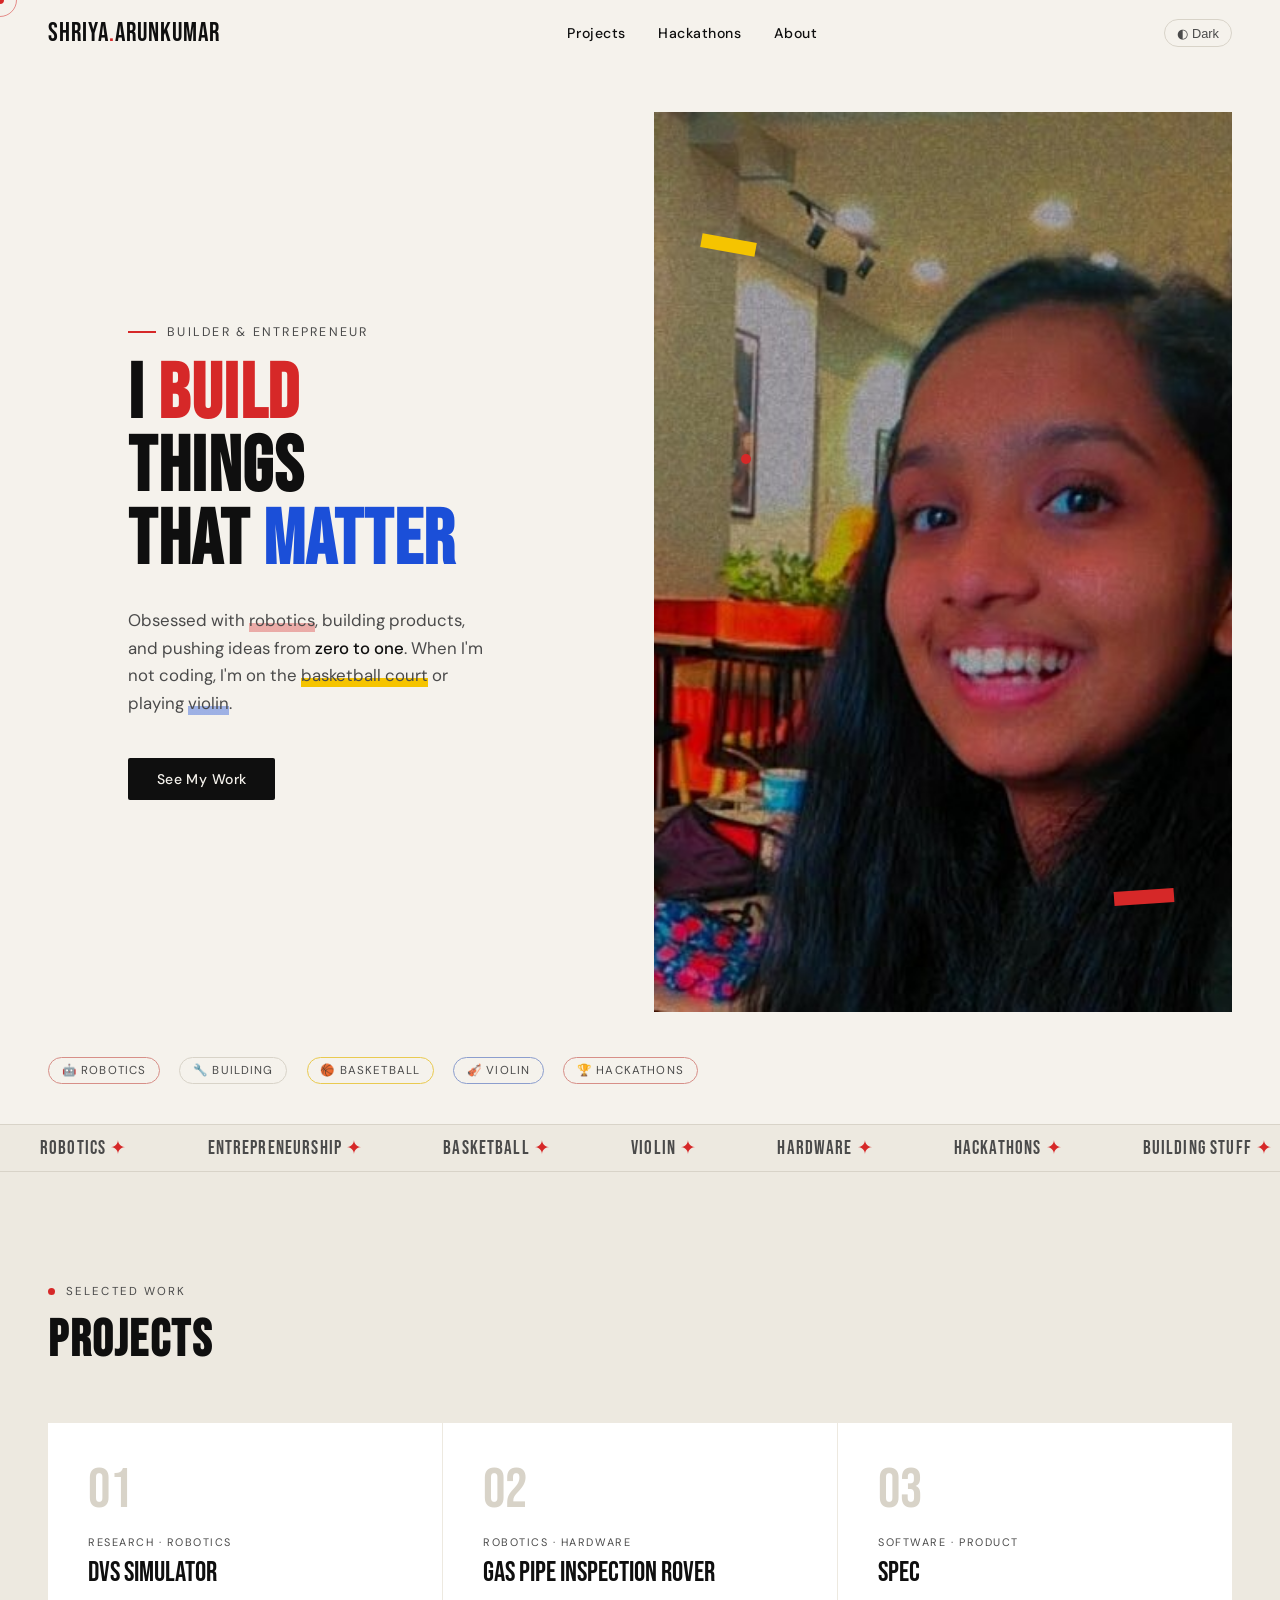
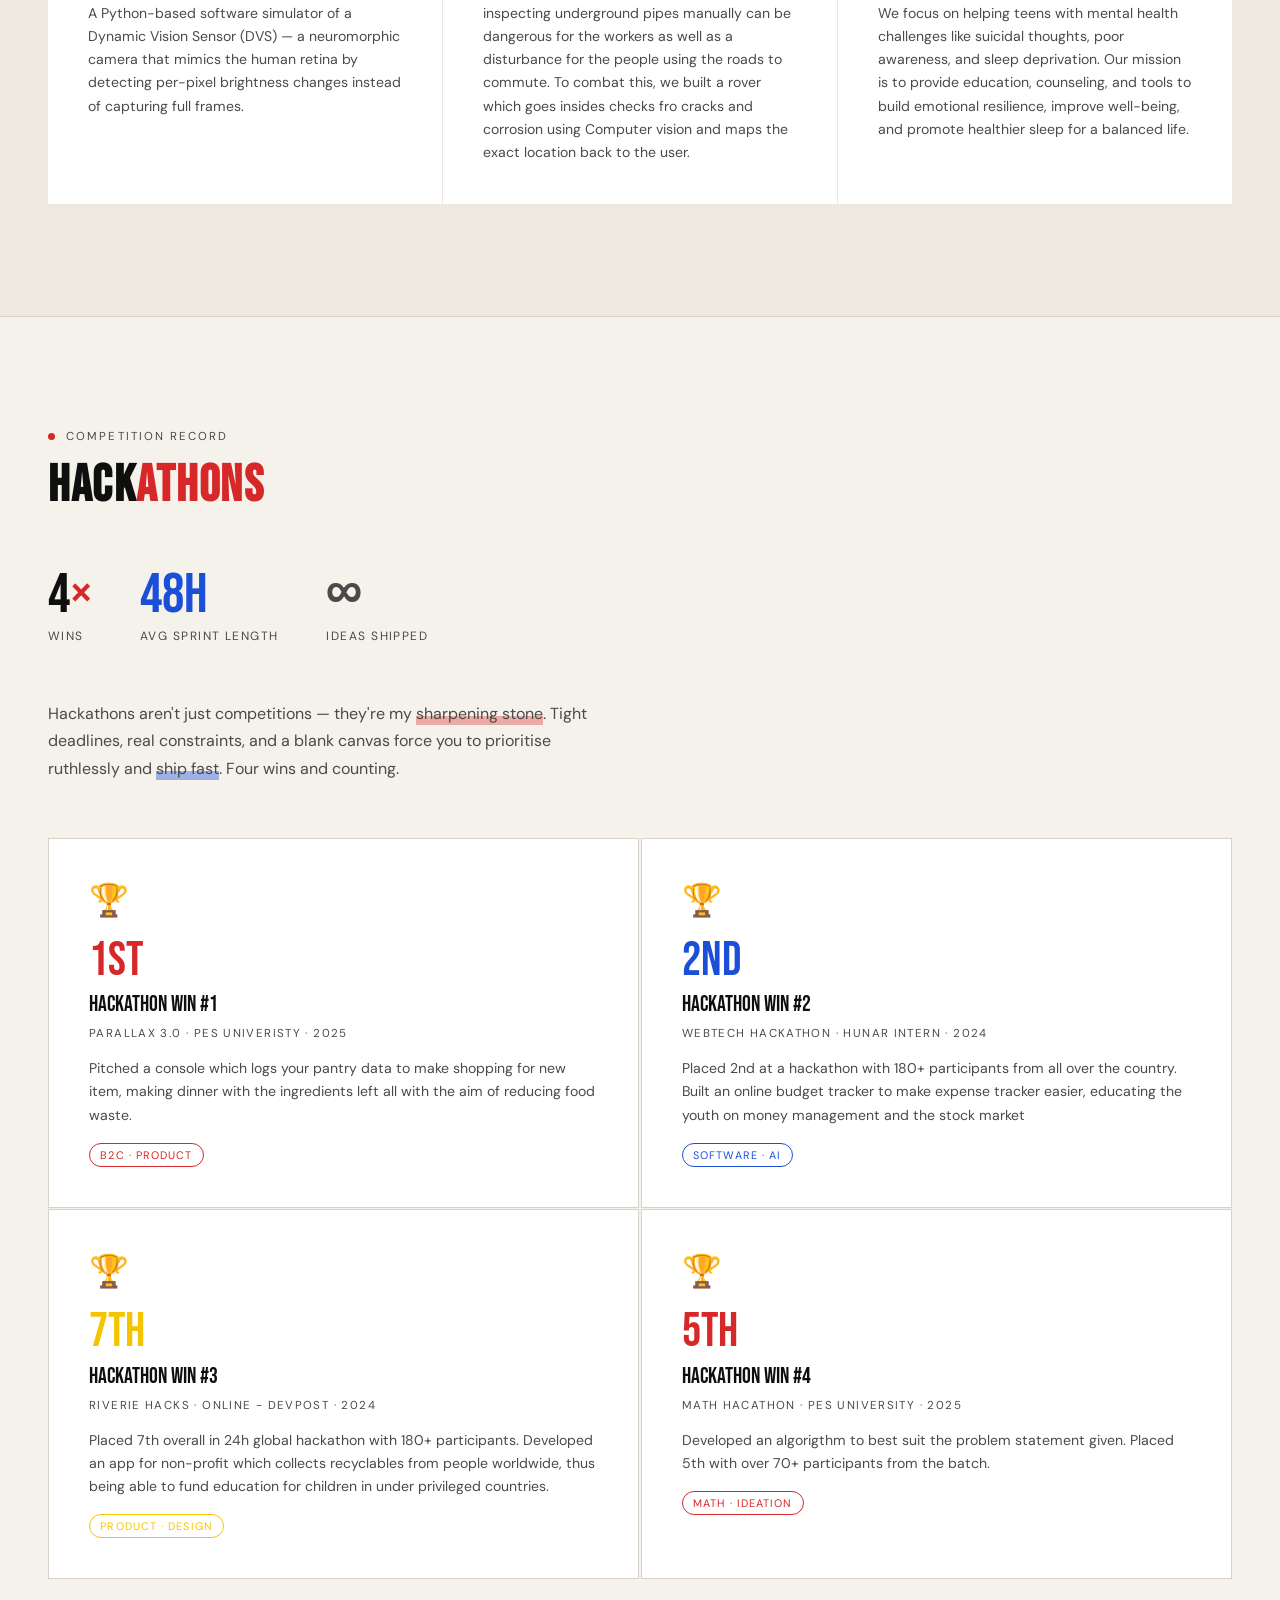
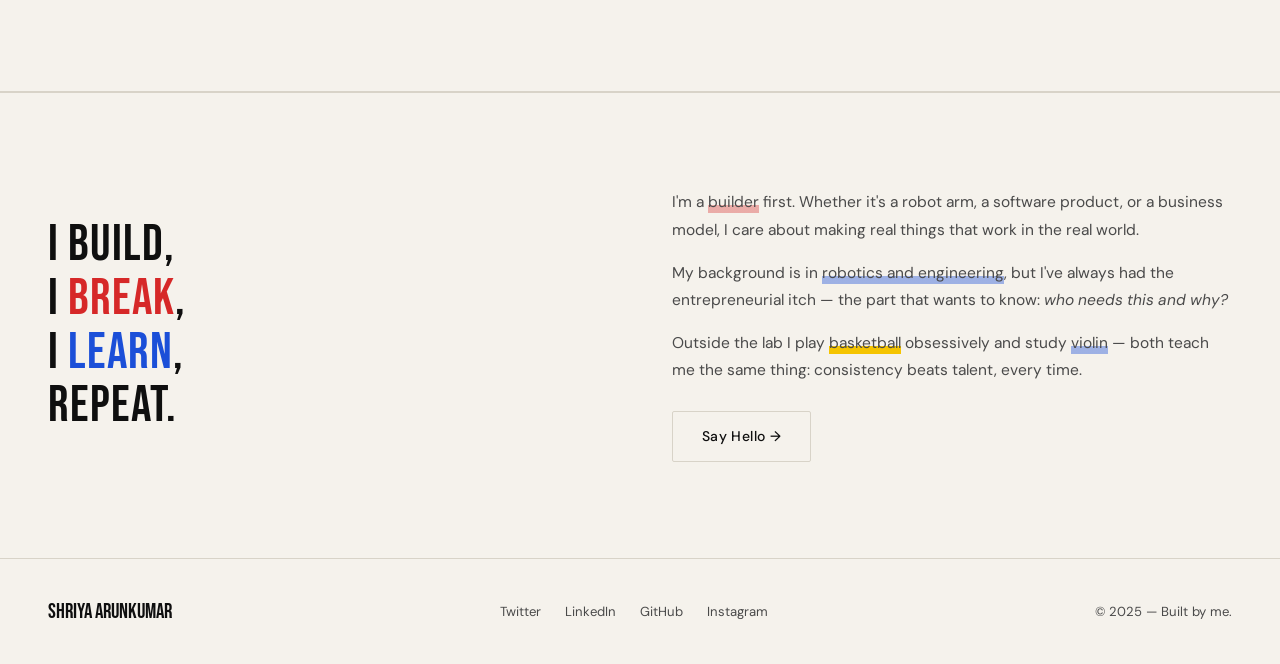
<file: preview (1).html>
<!DOCTYPE html>
<html lang="en" data-theme="light">
<head>
  <meta charset="UTF-8" />
  <meta name="viewport" content="width=device-width, initial-scale=1.0"/>
  <title>Shriya Arunkumar — Builder</title>
  <link rel="preconnect" href="https://fonts.googleapis.com">
  <link href="https://fonts.googleapis.com/css2?family=Bebas+Neue&family=DM+Sans:ital,wght@0,300;0,400;0,500;1,300&family=Playfair+Display:ital@1&display=swap" rel="stylesheet">
  <style>
    /* ─────────────────────────── TOKENS ─────────────────────────── */
    :root {
      --bg:        #F5F2EC;
      --bg2:       #EDE9E0;
      --ink:       #0F0F0F;
      --ink2:      #4A4A4A;
      --red:       #D62828;
      --blue:      #1B4FD8;
      --yellow:    #F5C400;
      --card:      #FFFFFF;
      --border:    #D8D3C8;
      --shadow:    rgba(0,0,0,0.08);
      --font-display: 'Bebas Neue', sans-serif;
      --font-body:    'DM Sans', sans-serif;
      --font-italic:  'Playfair Display', serif;
    }
    [data-theme="dark"] {
      --bg:    #0C0C0C;
      --bg2:   #141414;
      --ink:   #F0EDE6;
      --ink2:  #999999;
      --card:  #1A1A1A;
      --border:#2A2A2A;
      --shadow:rgba(0,0,0,0.4);
    }

    /* ─────────────────────────── RESET ─────────────────────────── */
    *, *::before, *::after { box-sizing: border-box; margin: 0; padding: 0; }
    html { scroll-behavior: smooth; }
    body {
      font-family: var(--font-body);
      background: var(--bg);
      color: var(--ink);
      transition: background .35s, color .35s;
      overflow-x: hidden;
    }
    a { color: inherit; text-decoration: none; }

    /* ─────────────────────────── SCROLL REVEAL ─────────────────── */
    .reveal {
      opacity: 0;
      transform: translateY(40px);
      transition: opacity .7s cubic-bezier(.16,1,.3,1), transform .7s cubic-bezier(.16,1,.3,1);
    }
    .reveal.visible { opacity: 1; transform: none; }
    .reveal-left  { opacity:0; transform:translateX(-50px); transition: opacity .7s cubic-bezier(.16,1,.3,1), transform .7s cubic-bezier(.16,1,.3,1); }
    .reveal-left.visible { opacity:1; transform:none; }
    .reveal-right { opacity:0; transform:translateX(50px);  transition: opacity .7s cubic-bezier(.16,1,.3,1), transform .7s cubic-bezier(.16,1,.3,1); }
    .reveal-right.visible { opacity:1; transform:none; }

    /* ─────────────────────────── NAV ─────────────────────────── */
    nav {
      position: fixed; top: 0; left: 0; right: 0; z-index: 100;
      display: flex; align-items: center; justify-content: space-between;
      padding: 1.1rem 3rem;
      background: transparent;
      backdrop-filter: blur(0px);
      transition: background .4s, backdrop-filter .4s;
    }
    nav.scrolled {
      background: color-mix(in srgb, var(--bg) 85%, transparent);
      backdrop-filter: blur(12px);
      border-bottom: 1px solid var(--border);
    }
    .nav-logo {
      font-family: var(--font-display);
      font-size: 1.6rem;
      letter-spacing: .04em;
    }
    .nav-logo span { color: var(--red); }
    .nav-links { display:flex; gap: 2rem; font-size:.88rem; font-weight:500; letter-spacing:.04em; }
    .nav-links a { position:relative; }
    .nav-links a::after {
      content:''; position:absolute; left:0; bottom:-2px; width:0; height:1.5px;
      background: var(--blue); transition: width .25s;
    }
    .nav-links a:hover::after { width:100%; }
    .theme-toggle {
      background:none; border:1.5px solid var(--border); border-radius:2rem;
      padding:.35rem .75rem; cursor:pointer; font-size:.8rem; font-weight:500;
      color: var(--ink2); transition: border-color .2s, color .2s;
    }
    .theme-toggle:hover { border-color: var(--ink); color:var(--ink); }

    /* ─────────────────────────── HERO ─────────────────────────── */
    .hero {
      min-height: 100vh;
      display: flex;
      align-items: center;
      justify-content: center;
      position: relative;
      overflow: hidden;
      background: var(--bg);
    }
    
    .hero-main {
      display:grid;
      grid-template-columns: 1.05fr 1fr;
      align-items:center;
      width:100%;
      min-height:100vh;
    }

    .hero-image-side {
      position:relative;
      height:100vh;
      overflow:hidden;
      cursor:pointer;
    }

    .hero-image-side::after {
      content:'';
      position:absolute;
      inset:0;
      background:linear-gradient(to top right, rgba(0,0,0,.08), transparent 45%);
      opacity:0;
      transition:opacity .5s ease;
      pointer-events:none;
    }

    .hero-image-side:hover::after {
      opacity:1;
    }

    .hero-image-side img {
      width:100%;
      height:100%;
      object-fit:cover;
      display:block;
    }

    .hero-content {
      display:flex;
      flex-direction:column;
      justify-content:center;
      padding: 6rem 5rem;
      max-width:700px;
    }

    .hero-photo-accent1,
    .hero-photo-accent2,
    .hero-photo-accent3 {
      position:absolute;
      z-index:3;
    }

    .hero-photo-accent1 {
      width:55px;
      height:14px;
      background:var(--yellow);
      top:14%;
      left:8%;
      transform:rotate(10deg);
    }

    .hero-photo-accent2 {
      width:10px;
      height:10px;
      border-radius:50%;
      background:var(--red);
      top:38%;
      left:15%;
    }

    .hero-photo-accent3 {
      width:60px;
      height:14px;
      background:var(--red);
      bottom:12%;
      right:10%;
      transform:rotate(-4deg);
    }

.hero-eyebrow {
      font-size:.78rem; letter-spacing:.18em; text-transform:uppercase;
      color: var(--ink2); margin-bottom:1.2rem;
      display:flex; align-items:center; gap:.7rem;
    }
    .hero-eyebrow::before {
      content:''; display:inline-block; width:28px; height:1.5px; background:var(--red);
    }
    .hero-title {
      font-family: var(--font-display);
      font-size: clamp(3.5rem, 6vw, 7rem);
      line-height: .95;
      letter-spacing: .02em;
      margin-bottom: 1.8rem;
    }
    .hero-title .accent-red   { color: var(--red);  }
    .hero-title .accent-blue  { color: var(--blue); }
    .hero-tagline {
      font-size:1.05rem; line-height:1.65;
      color: var(--ink2); max-width:360px; margin-bottom:2.5rem;
    }
    .hero-tagline strong { color:var(--ink); font-weight:500; }
    .underline-yellow { 
      background: linear-gradient(to bottom, transparent 60%, var(--yellow) 60%);
      padding-bottom:1px;
    }
    .underline-blue { 
      background: linear-gradient(to bottom, transparent 60%, color-mix(in srgb, var(--blue) 40%, transparent) 60%);
      padding-bottom:1px;
    }
    .underline-red { 
      background: linear-gradient(to bottom, transparent 60%, color-mix(in srgb, var(--red) 35%, transparent) 60%);
      padding-bottom:1px;
    }
    .hero-cta {
      display:flex; gap:1rem; flex-wrap:wrap;
    }
    .btn {
      display:inline-block; padding:.75rem 1.8rem;
      font-size:.875rem; font-weight:500; letter-spacing:.03em;
      border-radius:2px; cursor:pointer; border:none; transition: transform .15s, box-shadow .15s;
    }
    .btn:hover { transform:translateY(-2px); box-shadow:0 6px 20px var(--shadow); }
    .btn-primary { background: var(--ink); color: var(--bg); }
    [data-theme="dark"] .btn-primary { background:var(--ink); color:var(--bg); }
    .btn-outline { background:transparent; border:1.5px solid var(--border); color:var(--ink); }
    .btn-outline:hover { border-color:var(--ink); }

    .hero-interests {
      position: absolute; bottom:2.5rem; left:3rem;
      display:flex; gap:1.2rem;
    }
    .interest-pill {
      font-size:.72rem; letter-spacing:.1em; text-transform:uppercase;
      padding:.3rem .8rem; border-radius:1rem;
      border: 1.5px solid var(--border);
      color: var(--ink2);
      transition: border-color .2s;
    }
    .interest-pill:hover { border-color:var(--ink2); }
    .interest-pill.r { border-color: color-mix(in srgb, var(--red) 40%, var(--border)); }
    .interest-pill.b { border-color: color-mix(in srgb, var(--blue) 40%, var(--border)); }
    .interest-pill.y { border-color: color-mix(in srgb, var(--yellow) 60%, var(--border)); }

    /* ─────────────────────────── SECTION SHARED ─────────────────── */
    section { padding: 7rem 3rem; }
    .section-label {
      display:flex; align-items:center; gap:.7rem;
      font-size:.72rem; letter-spacing:.18em; text-transform:uppercase;
      color:var(--ink2); margin-bottom:1rem;
    }
    .section-label .dot {
      width:7px; height:7px; border-radius:50%;
    }
    .section-title {
      font-family: var(--font-display);
      font-size: clamp(2.4rem, 4vw, 4.5rem);
      line-height:1; letter-spacing:.03em;
      margin-bottom: 3.5rem;
    }
    .divider {
      width:100%; height:1px; background:var(--border); margin:0;
    }

    /* ─────────────────────────── PROJECTS ─────────────────────────── */
    #projects { background: var(--bg2); }
    .projects-grid {
      display: grid;
      grid-template-columns: repeat(3, 1fr);
      gap: 1.5px;
    }
    .project-card {
      background: var(--card);
      padding: 2.5rem;
      position: relative;
      overflow: hidden;
      cursor: pointer;
      transition: background .25s;
    }
    .project-card:hover { background: var(--bg); }
    [data-theme="dark"] .project-card:hover { background: var(--bg2); }
    .project-card::before {
      content:''; position:absolute; top:0; left:0; width:3px; height:0;
      background:var(--accent, var(--red));
      transition: height .35s cubic-bezier(.16,1,.3,1);
    }
    .project-card:hover::before { height:100%; }
    .project-card:nth-child(1) { --accent: var(--red); }
    .project-card:nth-child(2) { --accent: var(--blue); }
    .project-card:nth-child(3) { --accent: var(--yellow); }
    .project-num {
      font-family: var(--font-display);
      font-size:3.5rem; color:var(--border);
      line-height:1; margin-bottom:1rem;
      transition: color .25s;
    }
    .project-card:hover .project-num { color: var(--accent, var(--red)); }
    .project-tag {
      font-size:.68rem; letter-spacing:.14em; text-transform:uppercase;
      color:var(--ink2); margin-bottom:.6rem;
    }
    .project-name {
      font-family: var(--font-display);
      font-size:1.75rem; line-height:1.1; margin-bottom:.8rem;
    }
    .project-desc {
      font-size:.88rem; line-height:1.65; color:var(--ink2);
    }
    .project-arrow {
      position:absolute; bottom:2rem; right:2rem;
      font-size:1.3rem; opacity:0; transform:translateX(-8px);
      transition: opacity .25s, transform .25s;
    }
    .project-card:hover .project-arrow { opacity:1; transform:none; }

    /* ─────────────────────────── NOTES ─────────────────────────── */
    #notes { background: var(--bg2); }
    .notes-layout {
      display: grid;
      grid-template-columns: 1fr 1.2fr;
      gap: 5rem;
      align-items: center;
    }
    .notes-text .lead {
      font-size:1.05rem; line-height:1.75;
      color:var(--ink2); margin-bottom:2rem;
    }
    .notes-link-row {
      display:flex; gap:1rem; align-items:center;
    }
    .btn-red { background:var(--red); color:#fff; }
    .btn-red:hover { background: #b01f1f; }
    .notes-preview {
      display:grid; grid-template-columns:1fr 1fr; gap:.8rem;
    }
    .note-stub {
      background:var(--card);
      border:1.5px solid var(--border);
      border-radius:3px; padding:1.2rem;
      position:relative; overflow:hidden;
      transition: border-color .2s, transform .2s;
      cursor:pointer;
    }
    .note-stub:hover { border-color:var(--ink); transform:rotate(-0.5deg) scale(1.01); }
    .note-stub::after {
      content:''; position:absolute; top:0; right:0;
      width:0; height:0;
      border-style:solid;
      border-width:0 18px 18px 0;
      border-color:transparent var(--bg2) transparent transparent;
      transition: border-color .2s;
    }
    .note-stub:hover::after { border-color:transparent var(--border) transparent transparent; }
    .note-date  { font-size:.68rem; color:var(--ink2); letter-spacing:.08em; margin-bottom:.4rem; }
    .note-title { font-size:.9rem; font-weight:500; line-height:1.35; }
    .note-tag   { display:inline-block; margin-top:.5rem; font-size:.65rem; letter-spacing:.1em; text-transform:uppercase; color:var(--ink2); }
    .note-stub:nth-child(odd) .note-tag { color:var(--blue); }
    .note-stub:nth-child(even) .note-tag { color:var(--red); }

    /* ─────────────────────────── ABOUT STRIP ─────────────────────── */
    #about {
      display:grid; grid-template-columns:1fr 1fr; gap:4rem;
      align-items:center; padding: 6rem 3rem;
    }
    .about-large {
      font-family:var(--font-display);
      font-size: clamp(2rem,4vw,4.5rem);
      line-height:1.05; letter-spacing:.02em;
    }
    .about-large .word-red  { color:var(--red); }
    .about-large .word-blue { color:var(--blue); }
    .about-body {
      font-size:.97rem; line-height:1.75; color:var(--ink2);
    }
    .about-body p + p { margin-top:1rem; }

    /* ─────────────────────────── FOOTER ─────────────────────────── */
    footer {
      border-top:1px solid var(--border);
      padding: 2.5rem 3rem;
      display:flex; align-items:center; justify-content:space-between;
      font-size:.82rem; color:var(--ink2);
    }
    footer .footer-logo { font-family:var(--font-display); font-size:1.3rem; color:var(--ink); }
    .social-row { display:flex; gap:1.5rem; }
    .social-row a { transition:color .2s; }
    .social-row a:hover { color:var(--ink); }

    /* ─────────────────────────── MARQUEE ─────────────────────────── */
    .marquee-wrap {
      overflow:hidden; border-top:1px solid var(--border); border-bottom:1px solid var(--border);
      padding:.7rem 0; background:var(--bg2);
    }
    .marquee-track {
      display:flex; width:max-content;
      animation: marquee 22s linear infinite;
    }
    .marquee-track span {
      font-family:var(--font-display); font-size:1.2rem; letter-spacing:.06em;
      padding:0 2.5rem; white-space:nowrap; color:var(--ink2);
    }
    .marquee-track span em { font-style:normal; color:var(--red); }
    @keyframes marquee { from {transform:translateX(0)} to {transform:translateX(-50%)} }

    /* ─────────────────────────── HACKATHONS ─────────────────────── */
    #hackathons { background: var(--bg); }
    .hackathons-intro {
      max-width: 560px; font-size:1rem; line-height:1.7;
      color:var(--ink2); margin-bottom:3.5rem;
    }
    .hackathons-grid {
      display: grid;
      grid-template-columns: repeat(2, 1fr);
      gap: 1.5px;
    }
    .hack-card {
      background: var(--card);
      border: 1.5px solid var(--border);
      padding: 2.5rem;
      position: relative;
      overflow: hidden;
      transition: background .25s, border-color .25s;
    }
    .hack-card:hover { border-color: var(--ink2); }
    .hack-card::before {
      content:''; position:absolute; top:0; left:0; width:0; height:3px;
      background: var(--hack-accent, var(--red));
      transition: width .4s cubic-bezier(.16,1,.3,1);
    }
    .hack-card:hover::before { width:100%; }
    .hack-card:nth-child(1) { --hack-accent: var(--red); }
    .hack-card:nth-child(2) { --hack-accent: var(--blue); }
    .hack-card:nth-child(3) { --hack-accent: var(--yellow); }
    .hack-card:nth-child(4) { --hack-accent: var(--red); }
    .hack-trophy {
      font-size:2rem; margin-bottom:1rem; display:block;
    }
    .hack-place {
      font-family: var(--font-display);
      font-size:3rem; line-height:1;
      color: var(--hack-accent, var(--red));
      margin-bottom:.4rem;
    }
    .hack-event {
      font-family: var(--font-display);
      font-size:1.4rem; margin-bottom:.5rem;
    }
    .hack-meta {
      font-size:.72rem; letter-spacing:.12em; text-transform:uppercase;
      color:var(--ink2); margin-bottom:1rem;
    }
    .hack-desc {
      font-size:.88rem; line-height:1.65; color:var(--ink2);
    }
    .hack-tag {
      display:inline-block; margin-top:1rem;
      font-size:.68rem; letter-spacing:.1em; text-transform:uppercase;
      padding:.25rem .65rem; border-radius:1rem;
      border:1.5px solid var(--hack-accent, var(--red));
      color: var(--hack-accent, var(--red));
    }
    .hackathons-stat-row {
      display:flex; gap:3rem; margin-bottom:3.5rem;
    }
    .hack-stat { }
    .hack-stat-num {
      font-family:var(--font-display);
      font-size:3.5rem; line-height:1;
      color:var(--ink);
    }
    .hack-stat-num span { color:var(--red); }
    .hack-stat-label {
      font-size:.75rem; letter-spacing:.12em; text-transform:uppercase;
      color:var(--ink2); margin-top:.3rem;
    }

    
    /* ─────────────────────────── HERO ANIMATIONS ─────────────────────── */

    .hero-image-side img {
      animation: heroZoom 1.8s cubic-bezier(.16,1,.3,1);
      transition: transform .6s cubic-bezier(.16,1,.3,1), filter .4s ease;
    }

    .hero-image-side:hover img {
      transform: scale(1.06);
      filter: brightness(1.04);
    }

    .hero-content {
      animation: heroSlideIn 1.1s cubic-bezier(.16,1,.3,1);
    }

    .hero-title span,
    .hero-title {
      transition: transform .35s ease, letter-spacing .35s ease;
    }

    .hero-title:hover {
      transform: translateX(8px);
      letter-spacing: .04em;
    }

    .hero-tagline {
      transition: transform .35s ease, opacity .35s ease;
    }

    .hero-tagline:hover {
      transform: translateX(6px);
      opacity: .9;
    }

    .hero-cta .btn {
      transition:
        transform .25s ease,
        box-shadow .25s ease,
        background .25s ease;
    }

    .hero-cta .btn:hover {
      transform: translateY(-5px) scale(1.03);
    }

    .hero-photo-accent1,
    .hero-photo-accent2,
    .hero-photo-accent3 {
      animation: floatAccent 4s ease-in-out infinite;
    }

    .hero-photo-accent2 {
      animation-delay: .8s;
    }

    .hero-photo-accent3 {
      animation-delay: 1.5s;
    }

    @keyframes heroZoom {
      0% {
        transform: scale(1.15);
        opacity: 0;
      }
      100% {
        transform: scale(1);
        opacity: 1;
      }
    }

    @keyframes heroSlideIn {
      0% {
        opacity: 0;
        transform: translateX(70px);
      }
      100% {
        opacity: 1;
        transform: translateX(0);
      }
    }

    @keyframes floatAccent {
      0%, 100% {
        transform: translateY(0px) rotate(0deg);
      }
      50% {
        transform: translateY(-10px) rotate(4deg);
      }
    }


/* ─────────────────────────── RESPONSIVE ─────────────────────── */
    @media (max-width:900px) {
      .hero-main {
        grid-template-columns:1fr;
      }

      .hero-image-side {
        order:2;
        height:55vh;
      }

      .hero-content {
        order:1;
        padding:7rem 1.5rem 3rem;
      }
      .projects-grid,
      .reels-row,
      .hackathons-grid,
      .notes-layout { grid-template-columns:1fr; }
      #about { grid-template-columns:1fr; gap:2rem; }
      nav { padding:1rem 1.5rem; }
      section { padding:5rem 1.5rem; }
      .hero-interests { left:1.5rem; flex-wrap:wrap; }
    }

    /* ─────────────────────────── CURSOR DOT ─────────────────────── */
    .cursor {
      position:fixed; width:8px; height:8px; border-radius:50%;
      background:var(--red); pointer-events:none; z-index:9999;
      transform:translate(-50%,-50%);
      transition:width .2s,height .2s,background .2s;
    }
    .cursor-ring {
      position:fixed; width:34px; height:34px; border-radius:50%;
      border:1.5px solid color-mix(in srgb, var(--red) 50%, transparent);
      pointer-events:none; z-index:9998;
      transform:translate(-50%,-50%);
      transition:transform .08s, width .2s, height .2s;
    }
    @media (hover:none) { .cursor,.cursor-ring { display:none; } }
  </style>
</head>
<body>

  <!-- Custom cursor -->
  <div class="cursor" id="cursor"></div>
  <div class="cursor-ring" id="cursorRing"></div>

  <!-- ── NAV ── -->
  <nav id="navbar">
    <div class="nav-logo">Shriya<span>.</span>Arunkumar</div>
    <div class="nav-links">
      <a href="#projects">Projects</a>
      <a href="#hackathons">Hackathons</a>
      <!--<a href="#notes">Notes</a> -->
      <a href="#about">About</a>
    </div>
    <button class="theme-toggle" id="themeToggle">◐ Dark</button>
  </nav>

  <!-- ── HERO ── -->
  <section class="hero" id="home">

    <div class="hero-main">

      <div class="hero-content">
        <div class="hero-eyebrow">Builder &amp; Entrepreneur</div>

        <h1 class="hero-title reveal">
          I <span class="accent-red">BUILD</span><br>
          THINGS<br>
          THAT <span class="accent-blue">MATTER</span>
        </h1>

        <p class="hero-tagline reveal">
          Obsessed with <span class="underline-red">robotics</span>, 
          building products, and pushing ideas from <strong>zero to one</strong>. 
          When I'm not coding, I'm on the <span class="underline-yellow">basketball court</span> 
          or playing <span class="underline-blue">violin</span>.
        </p>

        <div class="hero-cta reveal">
          <a href="#projects" class="btn btn-primary">See My Work</a>
         <!-- <a href="#notes" class="btn btn-outline">Read My Notes</a> -->
        </div>
      </div>

      <div class="hero-image-side reveal-right">
        <img src="pfp4.jpg" alt="Profile Photo">

        <div class="hero-photo-accent1"></div>
        <div class="hero-photo-accent2"></div>
        <div class="hero-photo-accent3"></div>
      </div>

    </div>

    <div class="hero-interests">
      <span class="interest-pill r">🤖 Robotics</span>
      <span class="interest-pill">🔧 Building</span>
      <span class="interest-pill y">🏀 Basketball</span>
      <span class="interest-pill b">🎻 Violin</span>
      <span class="interest-pill r">🏆 Hackathons</span>
    </div>
  </section>

  <!-- ── MARQUEE ── -->
  <div class="marquee-wrap">
    <div class="marquee-track">
      <span>ROBOTICS <em>✦</em></span>
      <span>ENTREPRENEURSHIP <em>✦</em></span>
      <span>BASKETBALL <em>✦</em></span>
      <span>VIOLIN <em>✦</em></span>
      <span>HARDWARE <em>✦</em></span>
      <span>HACKATHONs <em>✦</em></span>
      <span>BUILDING STUFF <em>✦</em></span>
      <span>ROBOTICS <em>✦</em></span>
      <span>ENTREPRENEURSHIP <em>✦</em></span>
      <span>BASKETBALL <em>✦</em></span>
      <span>VIOLIN <em>✦</em></span>
      <span>HARDWARE <em>✦</em></span>
      <span>HACKATHONS <em>✦</em></span>
      <span>BUILDING STUFF <em>✦</em></span>
    </div>
  </div>

  <!-- ── PROJECTS ── -->
  <section id="projects">
    <div class="section-label">
      <span class="dot" style="background:var(--red)"></span> Selected Work
    </div>
    <h2 class="section-title reveal">PROJECTS</h2>

    <div class="projects-grid">
      <div class="project-card reveal">
        <div class="project-num">01</div>
        <div class="project-tag">Research · Robotics</div>
        <div class="project-name">DVS Simulator</div>
        <p class="project-desc">A Python-based software simulator of a Dynamic Vision Sensor (DVS) — a neuromorphic camera that mimics the human retina by detecting per-pixel brightness changes instead of capturing full frames.</p>
        <div class="project-arrow"><a href="https://github.com/Shriya-Arunkumar/DVS-simulator">→</a></div>
      </div>
      <div class="project-card reveal" style="transition-delay:.1s">
        <div class="project-num">02</div>
        <div class="project-tag">Robotics · Hardware</div>
        <div class="project-name">Gas Pipe Inspection Rover</div>
        <p class="project-desc">inspecting underground pipes manually can be dangerous for the workers as well as a disturbance for the people using the roads to commute. To combat this, we built a rover which goes insides checks fro cracks and corrosion using Computer vision and maps the exact location back to the user.</p>
        <div class="project-arrow"><a href="https://github.com/shreya-965/pipe_inspection_robot">→</a></div>
      </div>
      <div class="project-card reveal" style="transition-delay:.2s">
        <div class="project-num">03</div>
        <div class="project-tag">Software · Product</div>
        <div class="project-name">SPEC</div>
        <p class="project-desc">We focus on helping teens with mental health challenges like suicidal thoughts, poor awareness, and sleep deprivation. Our mission is to provide education, counseling, and tools to build emotional resilience, improve well-being, and promote healthier sleep for a balanced life.</p>
        <div class="project-arrow"><a href="https://github.com/Shriya-Arunkumar/spec">→</a></div>
      </div>
    </div>
  </section>

  <div class="divider"></div>

  <!-- ── HACKATHONS ── -->
  <section id="hackathons">
    <div class="section-label">
      <span class="dot" style="background:var(--red)"></span> Competition Record
    </div>
    <h2 class="section-title reveal">
      HACK<span style="color:var(--red)">ATHONS</span>
    </h2>

    <div class="hackathons-stat-row reveal">
      <div class="hack-stat">
        <div class="hack-stat-num">4<span>×</span></div>
        <div class="hack-stat-label">Wins</div>
      </div>
      <div class="hack-stat">
        <div class="hack-stat-num" style="color:var(--blue)">48<span style="color:var(--blue)">h</span></div>
        <div class="hack-stat-label">Avg Sprint Length</div>
      </div>
      <div class="hack-stat">
        <div class="hack-stat-num" style="color:var(--ink2)">∞</div>
        <div class="hack-stat-label">Ideas Shipped</div>
      </div>
    </div>

    <p class="hackathons-intro reveal">
      Hackathons aren't just competitions — they're my <span class="underline-red">sharpening stone</span>. 
      Tight deadlines, real constraints, and a blank canvas force you to prioritise ruthlessly and 
      <span class="underline-blue">ship fast</span>. Four wins and counting.
    </p>

    <div class="hackathons-grid">
      <div class="hack-card reveal">
        <span class="hack-trophy">🏆</span>
        <div class="hack-place">1ST</div>
        <div class="hack-event">Hackathon Win #1</div>
        <div class="hack-meta">Parallax 3.0 · PES Univeristy · 2025</div>
        <p class="hack-desc">Pitched a console which logs your pantry data to make shopping for new item, making dinner with the ingredients left all with the aim of reducing food waste.</p>
        <span class="hack-tag">B2C · Product</span>
      </div>
      <div class="hack-card reveal" style="transition-delay:.1s">
        <span class="hack-trophy">🏆</span>
        <div class="hack-place">2nd</div>
        <div class="hack-event">Hackathon Win #2</div>
        <div class="hack-meta">WebTech Hackathon · Hunar Intern · 2024</div>
        <p class="hack-desc">Placed 2nd at a hackathon with 180+ participants from all over the country. Built an online budget tracker to make expense tracker easier, educating the youth on money management and the stock market</p>
        <span class="hack-tag">Software · AI</span>
      </div>
      <div class="hack-card reveal" style="transition-delay:.2s">
        <span class="hack-trophy">🏆</span>
        <div class="hack-place">7th</div>
        <div class="hack-event">Hackathon Win #3</div>
        <div class="hack-meta">Riverie Hacks · Online - Devpost · 2024</div>
        <p class="hack-desc">Placed 7th overall in 24h global hackathon with 180+ participants. Developed an app for non-profit which collects recyclables from people worldwide, thus being able to fund education for children in under privileged countries.</p>
        <span class="hack-tag">Product · Design</span>
      </div>
      <div class="hack-card reveal" style="transition-delay:.3s">
        <span class="hack-trophy">🏆</span>
        <div class="hack-place">5th</div>
        <div class="hack-event">Hackathon Win #4</div>
        <div class="hack-meta">Math Hacathon · PES University · 2025</div>
        <p class="hack-desc">Developed an algorigthm to best suit the problem statement given. Placed 5th with over 70+ participants from the batch.</p>
        <span class="hack-tag">Math · Ideation</span>
      </div>
    </div>
  </section>

  <div class="divider"></div>


  <!-- ── NOTES ── --
  <section id="notes">
    <div class="notes-layout">
      <div class="notes-text">
        <div class="section-label reveal-left">
          <span class="dot" style="background:var(--yellow)"></span> Second Brain
        </div>
        <h2 class="section-title reveal-left" style="margin-bottom:1.5rem">
          MY<br><span style="color:var(--yellow)">NOTES</span>
        </h2>
        <p class="lead reveal-left">
          I keep <span class="underline-yellow">handwritten notes</span> on everything — robotics papers, 
          startup ideas, basketball strategy, music theory. 
          Some of it might be useful to <span class="underline-blue">you</span>.
        </p>
        <div class="notes-link-row reveal-left">
          <a href="/notes" class="btn btn-red">Browse All Notes →</a>
          <span style="font-size:.82rem;color:var(--ink2)">Updated weekly</span>
        </div>
      </div>

      <div class="notes-preview">
        <div class="note-stub reveal" style="transition-delay:0s">
          <div class="note-date">May 2025</div>
          <div class="note-title">Control Systems for Legged Robots</div>
          <div class="note-tag">Robotics</div>
        </div>
        <div class="note-stub reveal" style="transition-delay:.1s">
          <div class="note-date">Apr 2025</div>
          <div class="note-title">Why Most Startups Die in Year Two</div>
          <div class="note-tag">Entrepreneurship</div>
        </div>
        <div class="note-stub reveal" style="transition-delay:.2s">
          <div class="note-date">Mar 2025</div>
          <div class="note-title">Bach's Cello Suites — What I Hear Now</div>
          <div class="note-tag">Violin</div>
        </div>
        <div class="note-stub reveal" style="transition-delay:.3s">
          <div class="note-date">Feb 2025</div>
          <div class="note-title">Off-ball Movement: The NBA's Secret Language</div>
          <div class="note-tag">Basketball</div>
        </div>
      </div>
    </div>
  </section>
-->
  <div class="divider"></div>

  <!-- ── ABOUT ── -->
  <section id="about">
    <div class="about-large reveal-left">
      I BUILD,<br>
      I <span class="word-red">BREAK</span>,<br>
      I <span class="word-blue">LEARN</span>,<br>
      REPEAT.
    </div>
    <div class="about-body reveal-right">
      <p>
        I'm a <span class="underline-red">builder</span> first. Whether it's a robot arm, 
        a software product, or a business model, I care about making real things that work in the real world.
      </p>
      <p>
        My background is in <span class="underline-blue">robotics and engineering</span>, 
        but I've always had the entrepreneurial itch — the part that wants to know: 
        <em>who needs this and why?</em>
      </p>
      <p>
        Outside the lab I play <span class="underline-yellow">basketball</span> obsessively 
        and study <span class="underline-blue">violin</span> — both teach me the same thing: 
        consistency beats talent, every time.
      </p>
      <br>
      <a href="mailto:arunkumarshriya@gmail.com" class="btn btn-outline" style="display:inline-block">
        Say Hello →
      </a>
    </div>
  </section>

  <!-- ── FOOTER ── -->
  <footer>
    <div class="footer-logo">Shriya Arunkumar
    </div>
    <div class="social-row">
      <a href="https://x.com/Shriya_arunk">Twitter</a>
      <a href="https://www.linkedin.com/in/shriya-arunkumar/">LinkedIn</a>
      <a href="https://github.com/Shriya-Arunkumar">GitHub</a>
      <a href="https://www.instagram.com/shriya_arunkumar/">Instagram</a>
    </div>
    <div>© 2025 — Built by me.</div>
  </footer>

  <script>
    // ── Theme toggle
    const html = document.documentElement;
    const toggle = document.getElementById('themeToggle');
    toggle.addEventListener('click', () => {
      const dark = html.getAttribute('data-theme') === 'dark';
      html.setAttribute('data-theme', dark ? 'light' : 'dark');
      toggle.textContent = dark ? '◐ Dark' : '☀ Light';
    });

    // ── Sticky nav
    const navbar = document.getElementById('navbar');
    window.addEventListener('scroll', () => {
      navbar.classList.toggle('scrolled', window.scrollY > 60);
    });

    // ── Scroll reveal
    const observer = new IntersectionObserver((entries) => {
      entries.forEach(e => {
        if (e.isIntersecting) {
          e.target.classList.add('visible');
          observer.unobserve(e.target);
        }
      });
    }, { threshold: 0.12 });
    document.querySelectorAll('.reveal, .reveal-left, .reveal-right').forEach(el => observer.observe(el));

    // ── Custom cursor
    const cur = document.getElementById('cursor');
    const ring = document.getElementById('cursorRing');
    let rx=0,ry=0, cx=0,cy=0;
    document.addEventListener('mousemove', e => { cx=e.clientX; cy=e.clientY; });
    function animateCursor() {
      rx += (cx - rx) * 0.15;
      ry += (cy - ry) * 0.15;
      cur.style.left  = cx + 'px';
      cur.style.top   = cy + 'px';
      ring.style.left = rx + 'px';
      ring.style.top  = ry + 'px';
      requestAnimationFrame(animateCursor);
    }
    animateCursor();

  </script>
</body>
</html>
</file>
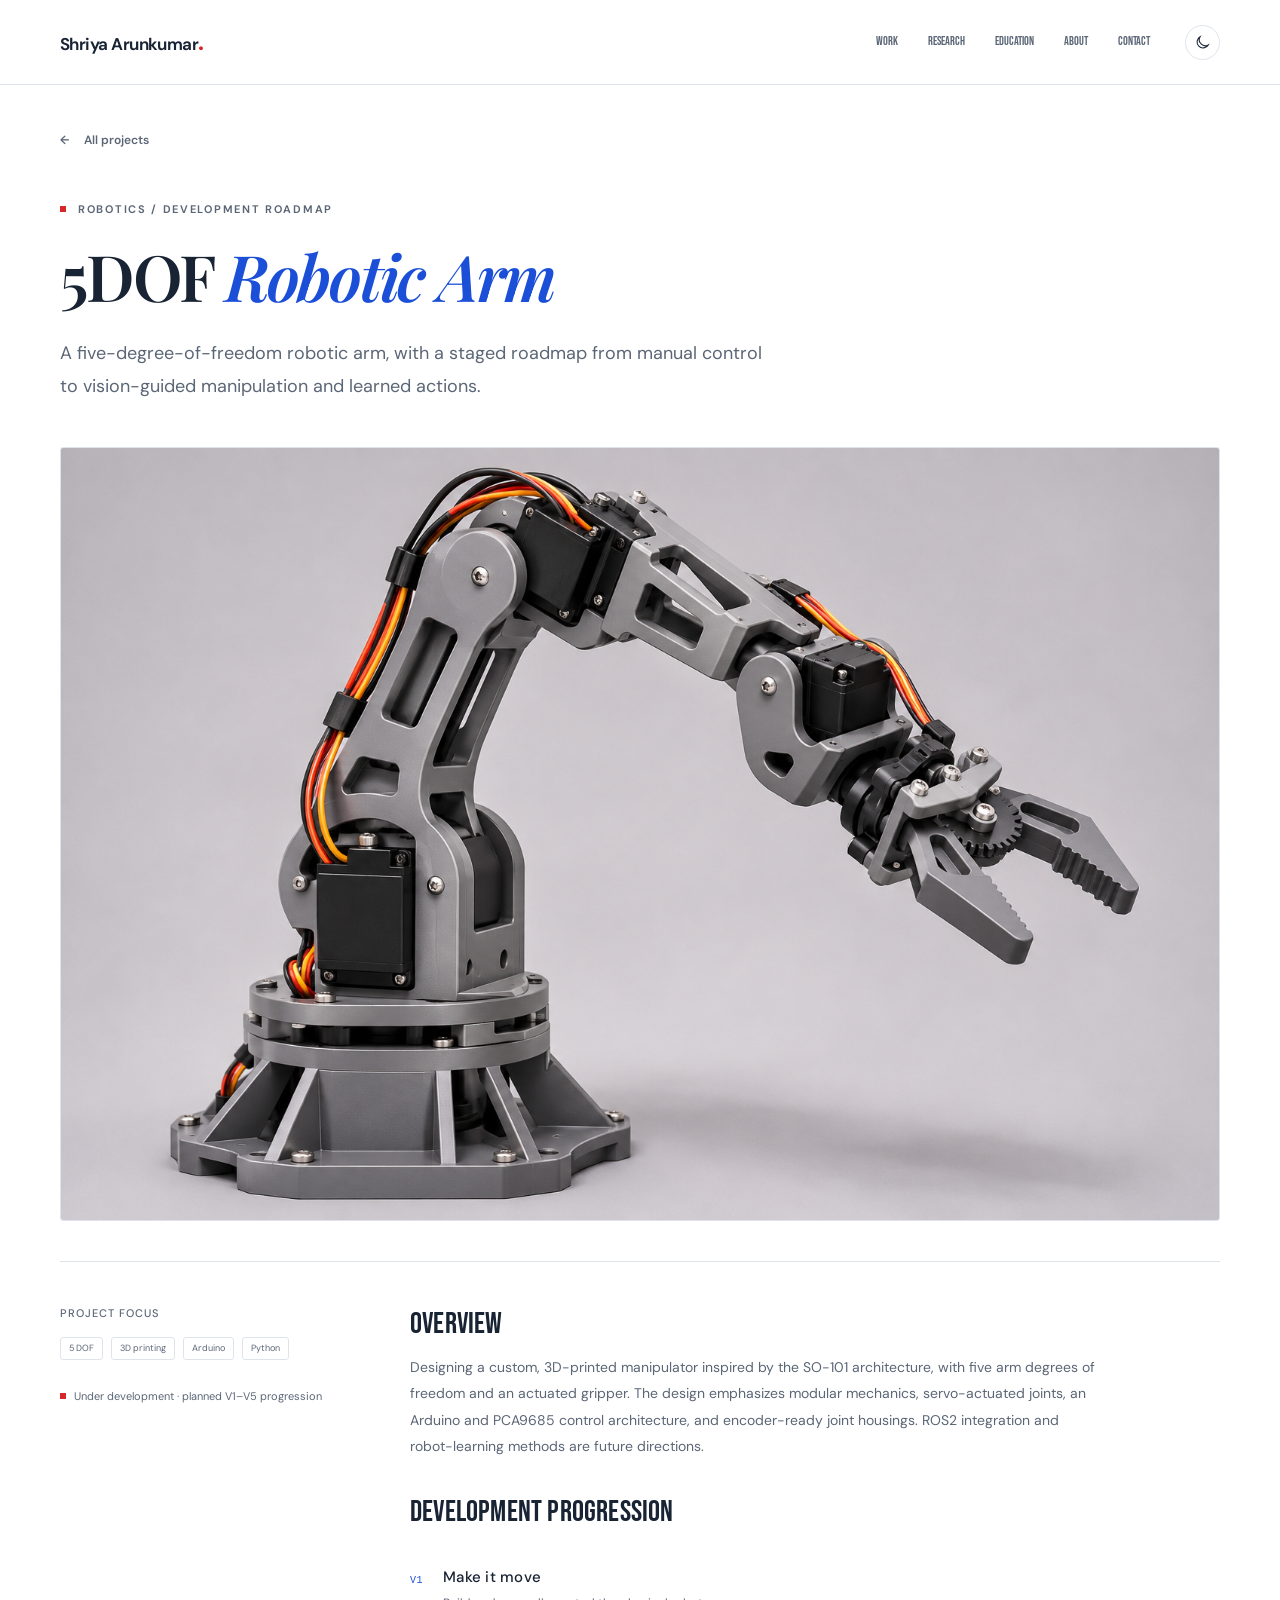
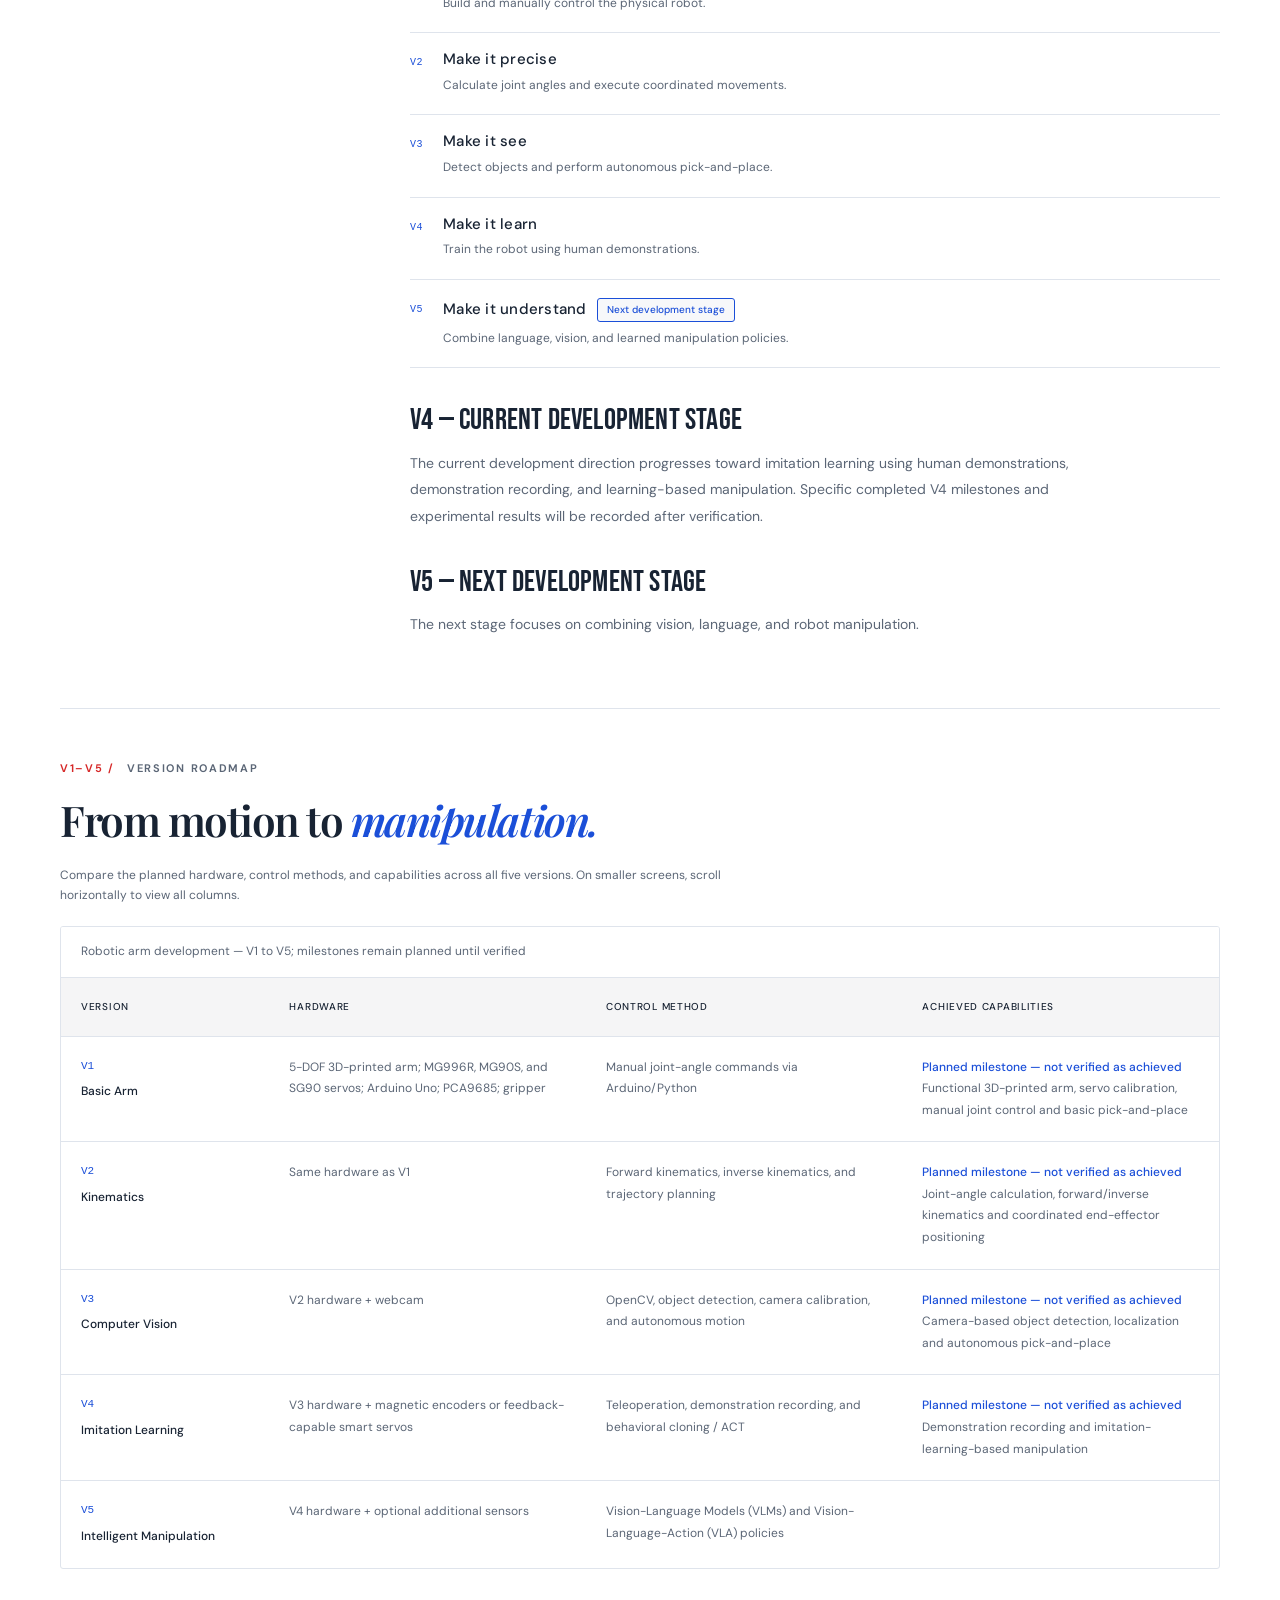
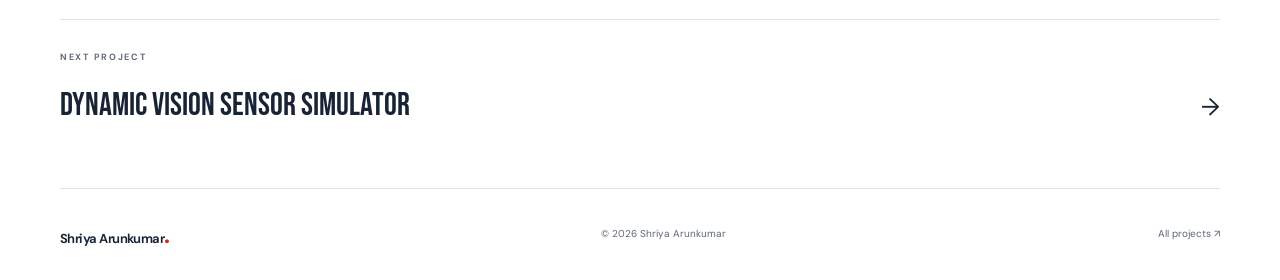
<file: projects/5dof-arm.html>
<!DOCTYPE html>
<html lang="en" data-theme="light">
<head>
  <meta charset="UTF-8">
  <meta name="viewport" content="width=device-width, initial-scale=1">
  <meta name="description" content="A five-degree-of-freedom robotic arm, with a staged roadmap from manual control to vision-guided manipulation and learned actions.">
  <meta name="theme-color" content="#ffffff">
  <title>5DOF Robotic Arm | Shriya Arunkumar</title>
  <script>try{const t=localStorage.getItem('portfolio-theme');document.documentElement.dataset.theme=t||(matchMedia('(prefers-color-scheme: dark)').matches?'dark':'light')}catch{}</script>
  <link rel="preconnect" href="https://fonts.googleapis.com">
  <link rel="preconnect" href="https://fonts.gstatic.com" crossorigin>
  <link href="https://fonts.googleapis.com/css2?family=Bebas+Neue&amp;family=DM+Sans:ital,wght@0,300;0,400;0,500;1,300&amp;family=Playfair+Display:ital,wght@0,600;0,700;1,600;1,700&amp;display=swap" rel="stylesheet">
  <link rel="stylesheet" href="../styles.css?v=20261109-2">
  <script src="../script.js" defer></script>
</head>
<body>
  <a class="skip-link" href="#main">Skip to content</a>
  <header class="header">
    <div class="container nav">
      <a class="wordmark" href="../index.html#home" aria-label="Shriya Arunkumar, home">Shriya Arunkumar<span class="brand-dot">.</span></a>
      <nav aria-label="Main navigation" id="navigation">
        <a href="../index.html#work" aria-current="page">Work</a><a href="../index.html#research">Research</a><a href="../index.html#education">Education</a><a href="../index.html#about">About</a><a href="../index.html#contact">Contact</a>
      </nav>
      <div class="nav-actions">
        <button class="theme-toggle" type="button" aria-label="Switch to dark mode" title="Switch color theme"><svg class="moon" viewBox="0 0 24 24" aria-hidden="true"><path d="M20.2 15.4A8.5 8.5 0 0 1 8.6 3.8a8.5 8.5 0 1 0 11.6 11.6Z"/></svg><svg class="sun" viewBox="0 0 24 24" aria-hidden="true"><circle cx="12" cy="12" r="4"/><path d="M12 2v2m0 16v2M2 12h2m16 0h2M5 5l1.5 1.5m11 11L19 19M5 19l1.5-1.5m11-11L19 5"/></svg></button>
        <button class="menu-toggle" type="button" aria-expanded="false" aria-controls="navigation">Menu <span aria-hidden="true">☰</span></button>
      </div>
    </div>
  </header>
  <main id="main" class="container project-page">
    <a class="text-link back-link" href="../index.html#work"><span aria-hidden="true">←</span> All projects</a>
    <header class="project-intro"><p class="eyebrow"><span class="red-mark"></span> Robotics / Development roadmap</p><h1 class="editorial-title">5DOF <span class="heading-accent">Robotic Arm</span></h1><p class="project-lead">A five-degree-of-freedom robotic arm, with a staged roadmap from manual control to vision-guided manipulation and learned actions.</p></header>

    <figure class="project-cover"><img src="../assets/5dof-arm-cover.png" alt="Gray robotic arm with servo motors, routed wiring, and a two-finger gripper" width="1536" height="1024" fetchpriority="high"></figure>
    <div class="project-story-layout">
      <aside class="project-facts">
        <h2>Project focus</h2><div class="tags"><span>5 DOF</span><span>3D printing</span><span>Arduino</span><span>Python</span></div>
        <p class="roadmap-status"><span class="red-mark" aria-hidden="true"></span> Under development · planned V1–V5 progression</p>
      </aside>
      <div class="project-story">
        <section class="story-section"><h2>Overview</h2><p>Designing a custom, 3D-printed manipulator inspired by the SO-101 architecture, with five arm degrees of freedom and an actuated gripper. The design emphasizes modular mechanics, servo-actuated joints, an Arduino and PCA9685 control architecture, and encoder-ready joint housings. ROS2 integration and robot-learning methods are future directions.</p></section>
        <section class="story-section"><h2>Development progression</h2><ol class="version-progression"><li><span class="mono">V1</span><div><h3>Make it move</h3><p>Build and manually control the physical robot.</p></div></li><li><span class="mono">V2</span><div><h3>Make it precise</h3><p>Calculate joint angles and execute coordinated movements.</p></div></li><li><span class="mono">V3</span><div><h3>Make it see</h3><p>Detect objects and perform autonomous pick-and-place.</p></div></li><li><span class="mono">V4</span><div><h3>Make it learn</h3><p>Train the robot using human demonstrations.</p></div></li><li><span class="mono">V5</span><div><h3>Make it understand <span class="research-badge">Next development stage</span></h3><p>Combine language, vision, and learned manipulation policies.</p></div></li></ol></section><section class="story-section"><h2>V4 — Current development stage</h2><p>The current development direction progresses toward imitation learning using human demonstrations, demonstration recording, and learning-based manipulation. Specific completed V4 milestones and experimental results will be recorded after verification.</p></section><section class="story-section"><h2>V5 — Next development stage</h2><p>The next stage focuses on combining vision, language, and robot manipulation.</p></section>
      </div>
    </div>
    <section class="arm-roadmap" aria-labelledby="version-roadmap-title">
      <div class="section-heading"><div><p class="eyebrow"><span class="section-index">V1–V5 /</span> Version roadmap</p><h2 id="version-roadmap-title" class="editorial-title">From motion to <span class="heading-accent">manipulation.</span></h2></div></div>
      <p class="table-hint" id="roadmap-table-hint">Compare the planned hardware, control methods, and capabilities across all five versions. On smaller screens, scroll horizontally to view all columns.</p>
      <div class="roadmap-table-scroll" role="region" aria-label="Robotic arm version comparison" aria-describedby="roadmap-table-hint" tabindex="0"><table class="roadmap-table"><caption>Robotic arm development — V1 to V5; milestones remain planned until verified</caption><thead><tr><th scope="col">Version</th><th scope="col">Hardware</th><th scope="col">Control method</th><th scope="col">Achieved Capabilities</th></tr></thead><tbody><tr><th scope="row"><span class="version-label">V1</span>Basic Arm</th><td>5-DOF 3D-printed arm; MG996R, MG90S, and SG90 servos; Arduino Uno; PCA9685; gripper</td><td>Manual joint-angle commands via Arduino/Python</td><td><span class="status-label">Planned milestone — not verified as achieved</span><br>Functional 3D-printed arm, servo calibration, manual joint control and basic pick-and-place</td></tr><tr><th scope="row"><span class="version-label">V2</span>Kinematics</th><td>Same hardware as V1</td><td>Forward kinematics, inverse kinematics, and trajectory planning</td><td><span class="status-label">Planned milestone — not verified as achieved</span><br>Joint-angle calculation, forward/inverse kinematics and coordinated end-effector positioning</td></tr><tr><th scope="row"><span class="version-label">V3</span>Computer Vision</th><td>V2 hardware + webcam</td><td>OpenCV, object detection, camera calibration, and autonomous motion</td><td><span class="status-label">Planned milestone — not verified as achieved</span><br>Camera-based object detection, localization and autonomous pick-and-place</td></tr><tr><th scope="row"><span class="version-label">V4</span>Imitation Learning</th><td>V3 hardware + magnetic encoders or feedback-capable smart servos</td><td>Teleoperation, demonstration recording, and behavioral cloning / ACT</td><td><span class="status-label">Planned milestone — not verified as achieved</span><br>Demonstration recording and imitation-learning-based manipulation</td></tr><tr><th scope="row"><span class="version-label">V5</span>Intelligent Manipulation</th><td>V4 hardware + optional additional sensors</td><td>Vision-Language Models (VLMs) and Vision-Language-Action (VLA) policies</td><td></td></tr></tbody></table></div>
    </section>
    <nav class="project-next" aria-label="Project navigation"><span class="eyebrow">Next project</span><a href="dvs-simulator.html">Dynamic Vision Sensor Simulator <span aria-hidden="true">→</span></a></nav>
  </main>
  <footer class="container footer"><a class="wordmark" href="../index.html">Shriya Arunkumar<span class="brand-dot">.</span></a><span>© <span id="year">2026</span> Shriya Arunkumar</span><a href="../index.html#work">All projects <span aria-hidden="true">↗</span></a></footer>
</body>
</html>
</file>
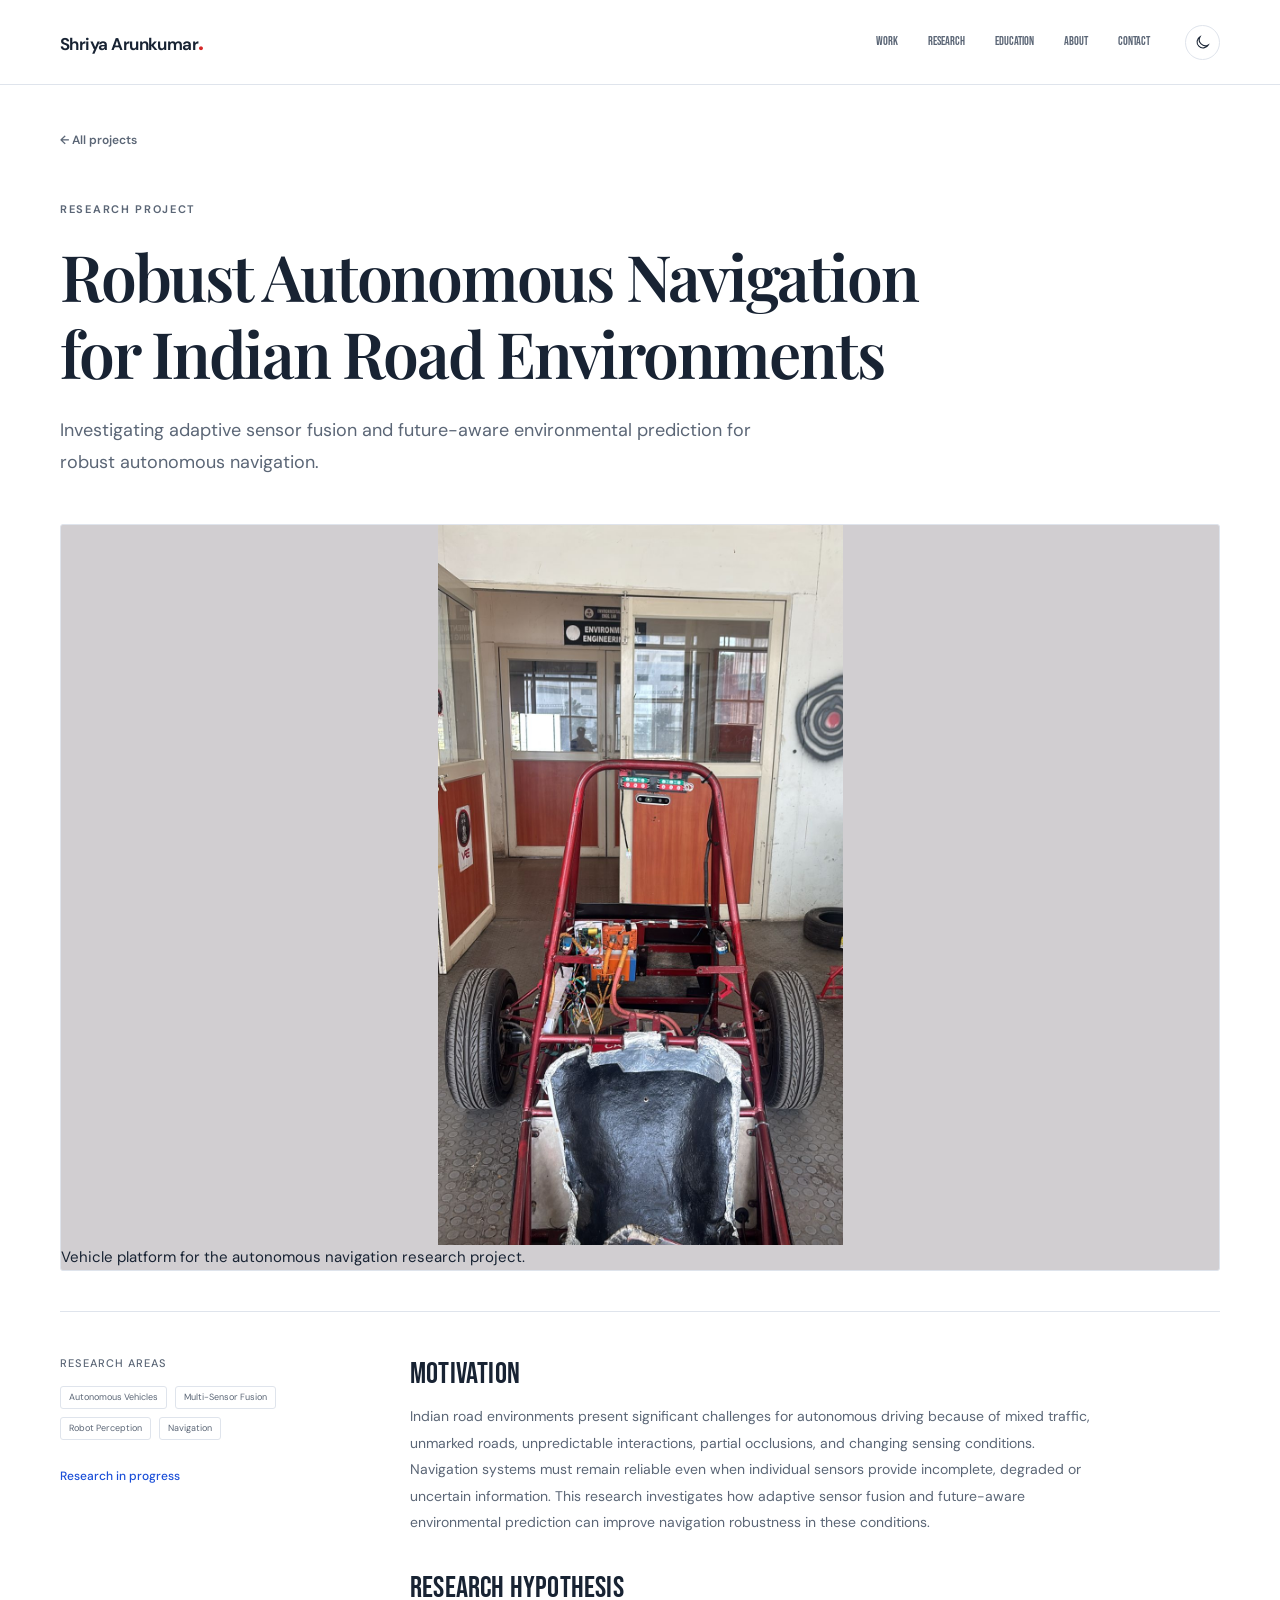
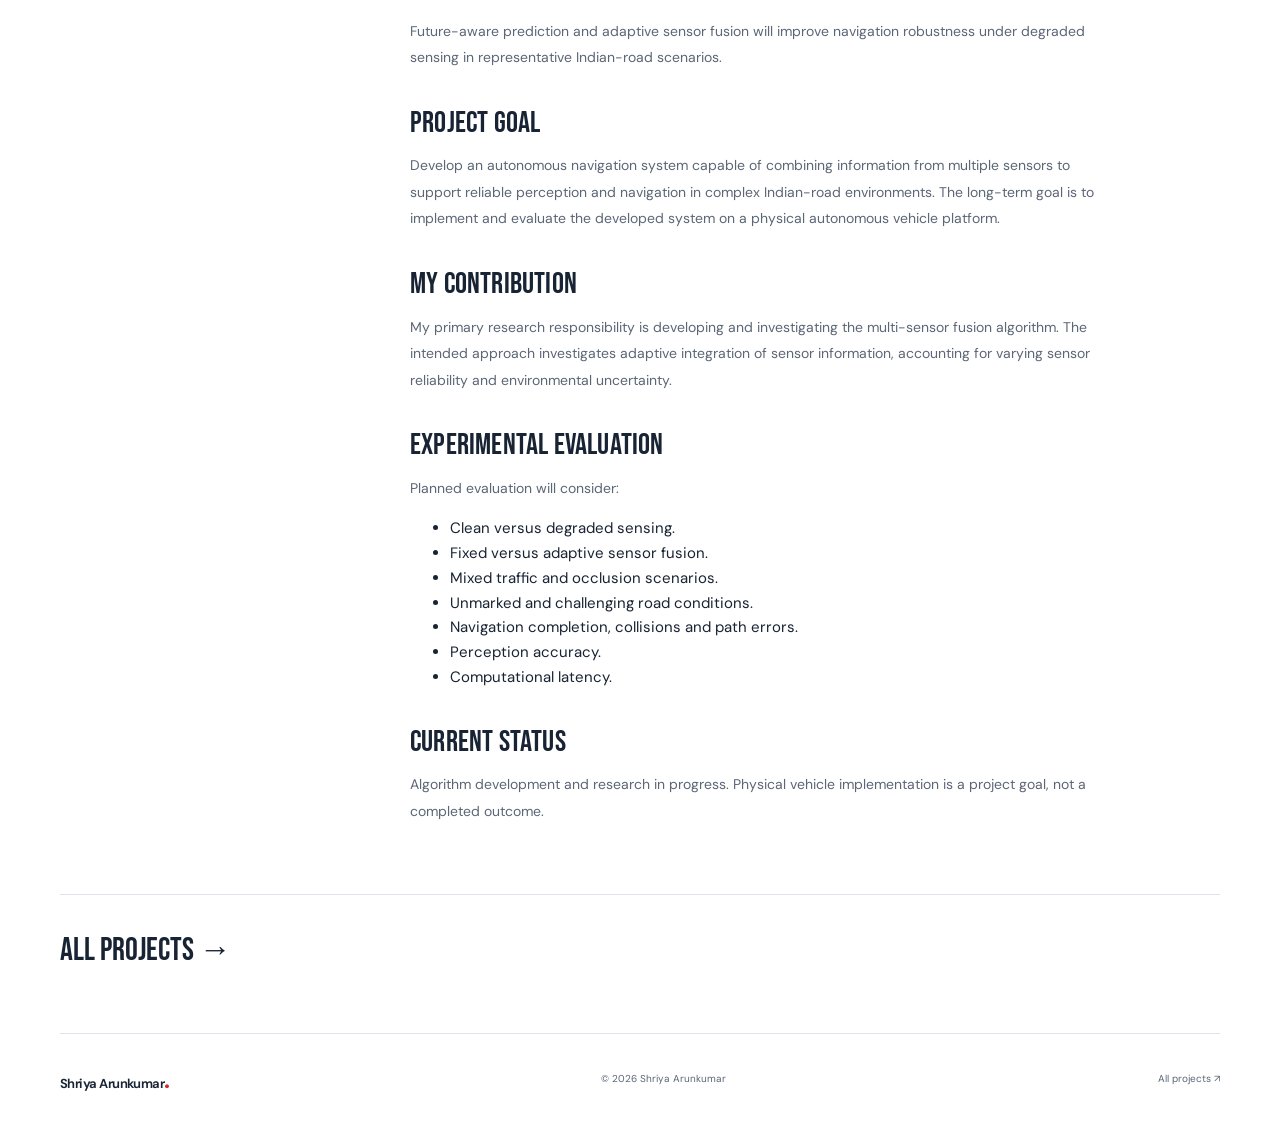
<file: projects/autonomous-navigation.html>
<!DOCTYPE html>
<html lang="en" data-theme="light">
<head>
  <meta charset="UTF-8">
  <meta name="viewport" content="width=device-width, initial-scale=1">
  <meta name="description" content="Investigating adaptive sensor fusion and future-aware environmental prediction for robust autonomous navigation.">
  <meta name="theme-color" content="#ffffff">
  <title>Robust Autonomous Navigation for Indian Road Environments | Shriya Arunkumar</title>
  <script>try{const t=localStorage.getItem('portfolio-theme');document.documentElement.dataset.theme=t||(matchMedia('(prefers-color-scheme: dark)').matches?'dark':'light')}catch{}</script>
  <link rel="preconnect" href="https://fonts.googleapis.com">
  <link rel="preconnect" href="https://fonts.gstatic.com" crossorigin>
  <link href="https://fonts.googleapis.com/css2?family=Bebas+Neue&amp;family=DM+Sans:ital,wght@0,300;0,400;0,500;1,300&amp;family=Playfair+Display:ital,wght@0,600;0,700;1,600;1,700&amp;display=swap" rel="stylesheet">
  <link rel="stylesheet" href="../styles.css?v=20261109-2">
  <script src="../script.js" defer></script>
</head>
<body>
  <a class="skip-link" href="#main">Skip to content</a>
  <header class="header">
    <div class="container nav">
      <a class="wordmark" href="../index.html#home" aria-label="Shriya Arunkumar, home">Shriya Arunkumar<span class="brand-dot">.</span></a>
      <nav aria-label="Main navigation" id="navigation">
        <a href="../index.html#work" aria-current="page">Work</a><a href="../index.html#research">Research</a><a href="../index.html#education">Education</a><a href="../index.html#about">About</a><a href="../index.html#contact">Contact</a>
      </nav>
      <div class="nav-actions">
        <button class="theme-toggle" type="button" aria-label="Switch to dark mode" title="Switch color theme"><svg class="moon" viewBox="0 0 24 24" aria-hidden="true"><path d="M20.2 15.4A8.5 8.5 0 0 1 8.6 3.8a8.5 8.5 0 1 0 11.6 11.6Z"/></svg><svg class="sun" viewBox="0 0 24 24" aria-hidden="true"><circle cx="12" cy="12" r="4"/><path d="M12 2v2m0 16v2M2 12h2m16 0h2M5 5l1.5 1.5m11 11L19 19M5 19l1.5-1.5m11-11L19 5"/></svg></button>
        <button class="menu-toggle" type="button" aria-expanded="false" aria-controls="navigation">Menu <span aria-hidden="true">☰</span></button>
      </div>
    </div>
  </header>
  <main id="main" class="container project-page"><a class="text-link back-link" href="../index.html#work">← All projects</a><header class="project-intro"><p class="eyebrow">Research project</p><h1 class="editorial-title">Robust Autonomous Navigation for Indian Road Environments</h1><p class="project-lead">Investigating adaptive sensor fusion and future-aware environmental prediction for robust autonomous navigation.</p></header><figure class="project-cover"><img src="../assets/autonomous-vehicle.jpg" alt="Front view of the vehicle platform with an exposed red chassis, electronics, and mounted sensors" width="900" height="1600" style="max-height:720px;object-fit:contain"><figcaption>Vehicle platform for the autonomous navigation research project.</figcaption></figure><div class="project-story-layout"><aside class="project-facts"><h2>Research areas</h2><div class="tags"><span>Autonomous Vehicles</span><span>Multi-Sensor Fusion</span><span>Robot Perception</span><span>Navigation</span></div><p class="status-label">Research in progress</p></aside><div class="project-story"><section class="story-section"><h2>Motivation</h2><p>Indian road environments present significant challenges for autonomous driving because of mixed traffic, unmarked roads, unpredictable interactions, partial occlusions, and changing sensing conditions.</p><p>Navigation systems must remain reliable even when individual sensors provide incomplete, degraded or uncertain information. This research investigates how adaptive sensor fusion and future-aware environmental prediction can improve navigation robustness in these conditions.</p></section><section class="story-section"><h2>Research hypothesis</h2><p>Future-aware prediction and adaptive sensor fusion will improve navigation robustness under degraded sensing in representative Indian-road scenarios.</p></section><section class="story-section"><h2>Project goal</h2><p>Develop an autonomous navigation system capable of combining information from multiple sensors to support reliable perception and navigation in complex Indian-road environments. The long-term goal is to implement and evaluate the developed system on a physical autonomous vehicle platform.</p></section><section class="story-section"><h2>My contribution</h2><p>My primary research responsibility is developing and investigating the multi-sensor fusion algorithm. The intended approach investigates adaptive integration of sensor information, accounting for varying sensor reliability and environmental uncertainty.</p></section><section class="story-section"><h2>Experimental evaluation</h2><p>Planned evaluation will consider:</p><ul><li>Clean versus degraded sensing.</li><li>Fixed versus adaptive sensor fusion.</li><li>Mixed traffic and occlusion scenarios.</li><li>Unmarked and challenging road conditions.</li><li>Navigation completion, collisions and path errors.</li><li>Perception accuracy.</li><li>Computational latency.</li></ul></section><section class="story-section"><h2>Current status</h2><p>Algorithm development and research in progress. Physical vehicle implementation is a project goal, not a completed outcome.</p></section></div></div><nav class="project-next" aria-label="Project navigation"><a href="../index.html#work">All projects →</a></nav></main>
  <footer class="container footer"><a class="wordmark" href="../index.html">Shriya Arunkumar<span class="brand-dot">.</span></a><span>© <span id="year">2026</span> Shriya Arunkumar</span><a href="../index.html#work">All projects <span aria-hidden="true">↗</span></a></footer>
</body>
</html>
</file>
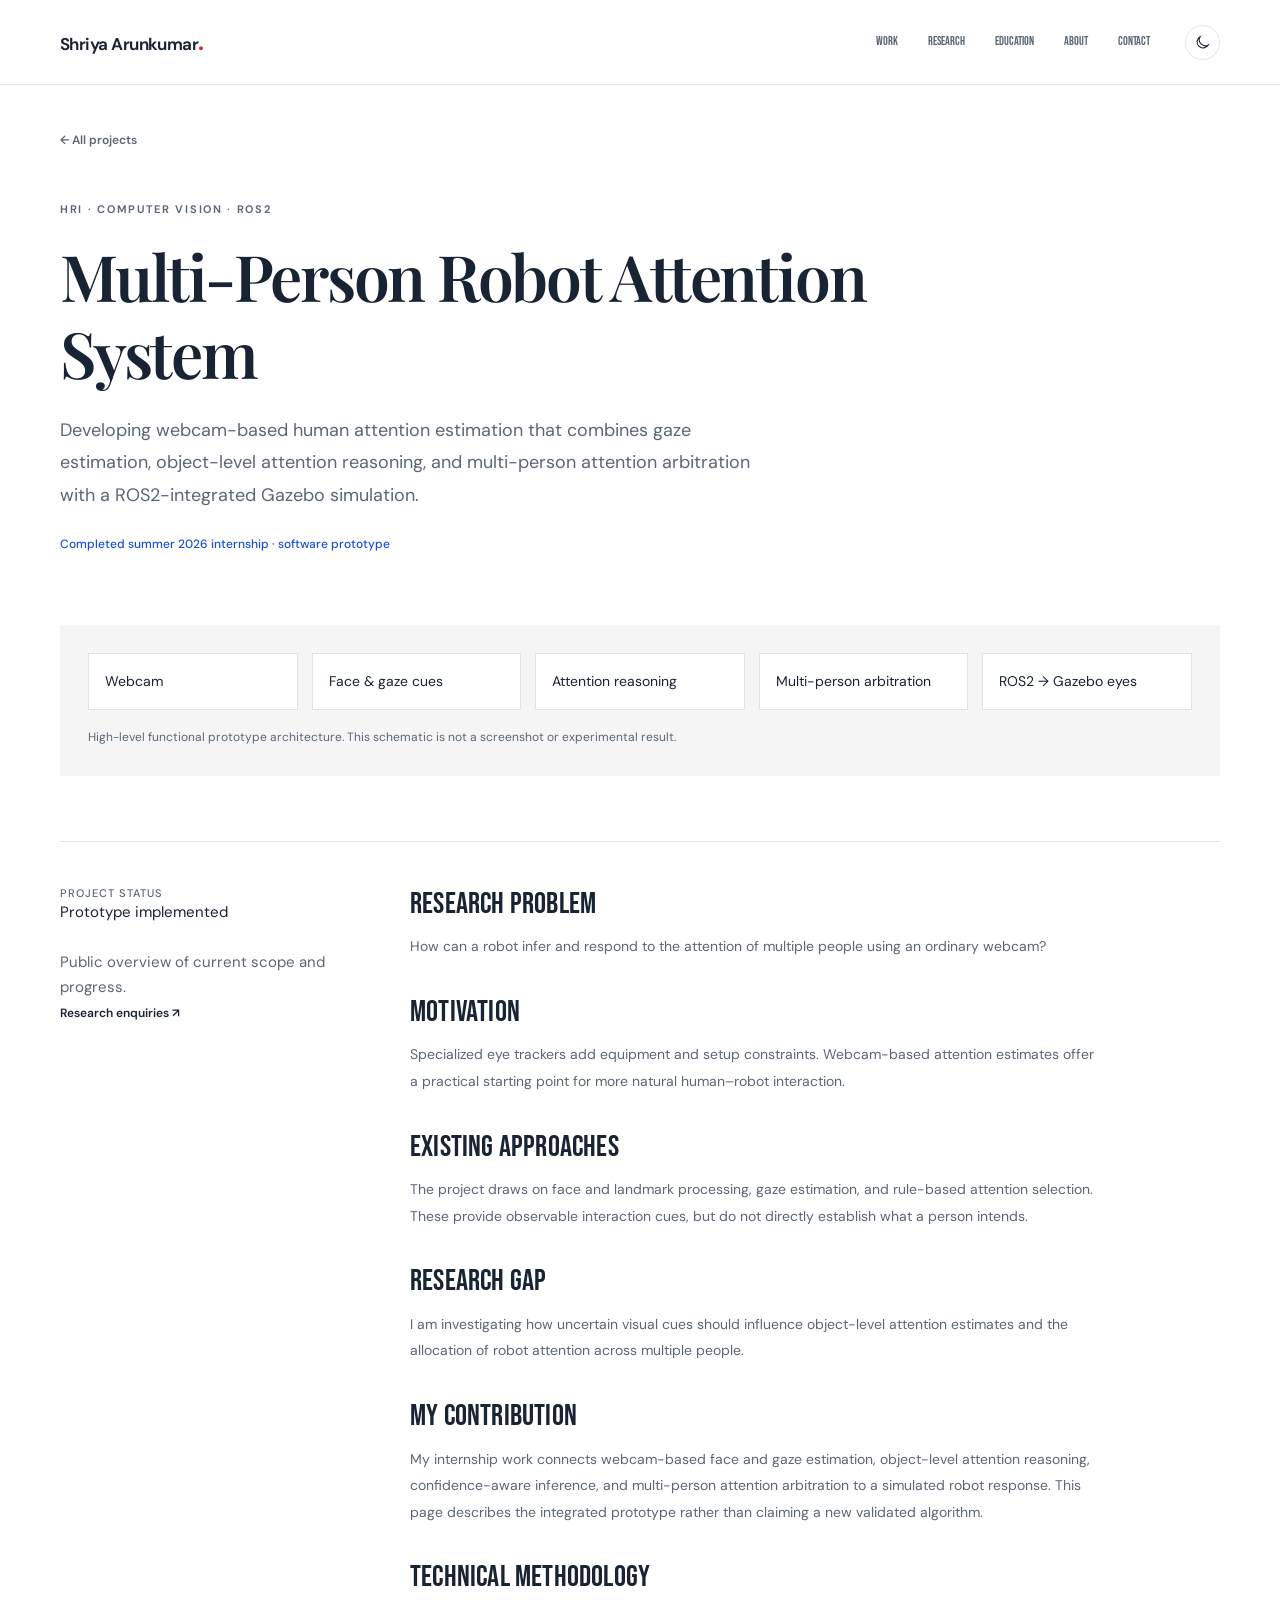
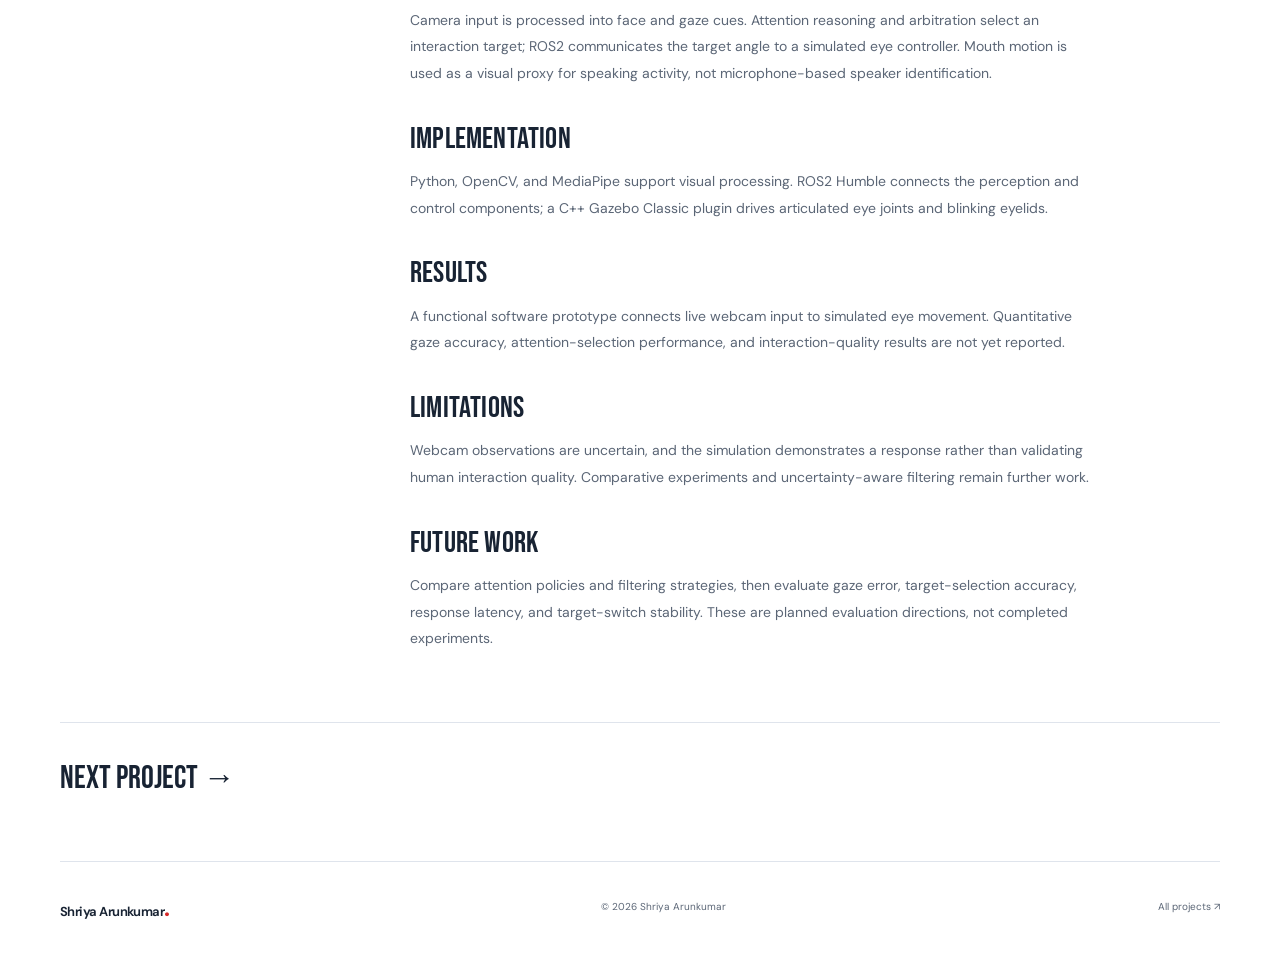
<file: projects/robot-attention.html>
<!DOCTYPE html>
<html lang="en" data-theme="light">
<head>
  <meta charset="UTF-8">
  <meta name="viewport" content="width=device-width, initial-scale=1">
  <meta name="description" content="Developing webcam-based human attention estimation that combines gaze estimation, object-level attention reasoning, and multi-person attention arbitration with a ROS2-integrated Gazebo simulation.">
  <meta name="theme-color" content="#ffffff">
  <title>Multi-Person Robot Attention System | Shriya Arunkumar</title>
  <script>try{const t=localStorage.getItem('portfolio-theme');document.documentElement.dataset.theme=t||(matchMedia('(prefers-color-scheme: dark)').matches?'dark':'light')}catch{}</script>
  <link rel="preconnect" href="https://fonts.googleapis.com">
  <link rel="preconnect" href="https://fonts.gstatic.com" crossorigin>
  <link href="https://fonts.googleapis.com/css2?family=Bebas+Neue&amp;family=DM+Sans:ital,wght@0,300;0,400;0,500;1,300&amp;family=Playfair+Display:ital,wght@0,600;0,700;1,600;1,700&amp;display=swap" rel="stylesheet">
  <link rel="stylesheet" href="../styles.css?v=20261109-2">
  <script src="../script.js" defer></script>
</head>
<body>
  <a class="skip-link" href="#main">Skip to content</a>
  <header class="header">
    <div class="container nav">
      <a class="wordmark" href="../index.html#home" aria-label="Shriya Arunkumar, home">Shriya Arunkumar<span class="brand-dot">.</span></a>
      <nav aria-label="Main navigation" id="navigation">
        <a href="../index.html#work" aria-current="page">Work</a><a href="../index.html#research">Research</a><a href="../index.html#education">Education</a><a href="../index.html#about">About</a><a href="../index.html#contact">Contact</a>
      </nav>
      <div class="nav-actions">
        <button class="theme-toggle" type="button" aria-label="Switch to dark mode" title="Switch color theme"><svg class="moon" viewBox="0 0 24 24" aria-hidden="true"><path d="M20.2 15.4A8.5 8.5 0 0 1 8.6 3.8a8.5 8.5 0 1 0 11.6 11.6Z"/></svg><svg class="sun" viewBox="0 0 24 24" aria-hidden="true"><circle cx="12" cy="12" r="4"/><path d="M12 2v2m0 16v2M2 12h2m16 0h2M5 5l1.5 1.5m11 11L19 19M5 19l1.5-1.5m11-11L19 5"/></svg></button>
        <button class="menu-toggle" type="button" aria-expanded="false" aria-controls="navigation">Menu <span aria-hidden="true">☰</span></button>
      </div>
    </div>
  </header>
  <main id="main" class="container project-page"><a class="text-link back-link" href="../index.html#work">← All projects</a><header class="project-intro"><p class="eyebrow">HRI · Computer vision · ROS2</p><h1 class="editorial-title">Multi-Person Robot Attention System</h1><p class="project-lead">Developing webcam-based human attention estimation that combines gaze estimation, object-level attention reasoning, and multi-person attention arbitration with a ROS2-integrated Gazebo simulation.</p><p class="status-label">Completed summer 2026 internship · software prototype</p></header><figure class="pipeline-figure"><ol class="pipeline"><li>Webcam</li><li>Face & gaze cues</li><li>Attention reasoning</li><li>Multi-person arbitration</li><li>ROS2 → Gazebo eyes</li></ol><figcaption>High-level functional prototype architecture. This schematic is not a screenshot or experimental result.</figcaption></figure><div class="project-story-layout"><aside class="project-facts"><h2>Project status</h2><p>Prototype implemented</p><p class="section-note">Public overview of current scope and progress.</p><a class="text-link" href="mailto:arunkumarshriya@gmail.com">Research enquiries ↗</a></aside><div class="project-story"><section class="story-section"><h2>Research problem</h2><p>How can a robot infer and respond to the attention of multiple people using an ordinary webcam?</p></section><section class="story-section"><h2>Motivation</h2><p>Specialized eye trackers add equipment and setup constraints. Webcam-based attention estimates offer a practical starting point for more natural human–robot interaction.</p></section><section class="story-section"><h2>Existing approaches</h2><p>The project draws on face and landmark processing, gaze estimation, and rule-based attention selection. These provide observable interaction cues, but do not directly establish what a person intends.</p></section><section class="story-section"><h2>Research gap</h2><p>I am investigating how uncertain visual cues should influence object-level attention estimates and the allocation of robot attention across multiple people.</p></section><section class="story-section"><h2>My contribution</h2><p>My internship work connects webcam-based face and gaze estimation, object-level attention reasoning, confidence-aware inference, and multi-person attention arbitration to a simulated robot response. This page describes the integrated prototype rather than claiming a new validated algorithm.</p></section><section class="story-section"><h2>Technical methodology</h2><p>Camera input is processed into face and gaze cues. Attention reasoning and arbitration select an interaction target; ROS2 communicates the target angle to a simulated eye controller. Mouth motion is used as a visual proxy for speaking activity, not microphone-based speaker identification.</p></section><section class="story-section"><h2>Implementation</h2><p>Python, OpenCV, and MediaPipe support visual processing. ROS2 Humble connects the perception and control components; a C++ Gazebo Classic plugin drives articulated eye joints and blinking eyelids.</p></section><section class="story-section"><h2>Results</h2><p>A functional software prototype connects live webcam input to simulated eye movement. Quantitative gaze accuracy, attention-selection performance, and interaction-quality results are not yet reported.</p></section><section class="story-section"><h2>Limitations</h2><p>Webcam observations are uncertain, and the simulation demonstrates a response rather than validating human interaction quality. Comparative experiments and uncertainty-aware filtering remain further work.</p></section><section class="story-section"><h2>Future work</h2><p>Compare attention policies and filtering strategies, then evaluate gaze error, target-selection accuracy, response latency, and target-switch stability. These are planned evaluation directions, not completed experiments.</p></section></div></div><nav class="project-next" aria-label="Project navigation"><a href="trimodal-robot.html">Next project →</a></nav></main>
  <footer class="container footer"><a class="wordmark" href="../index.html">Shriya Arunkumar<span class="brand-dot">.</span></a><span>© <span id="year">2026</span> Shriya Arunkumar</span><a href="../index.html#work">All projects <span aria-hidden="true">↗</span></a></footer>
</body>
</html>
</file>
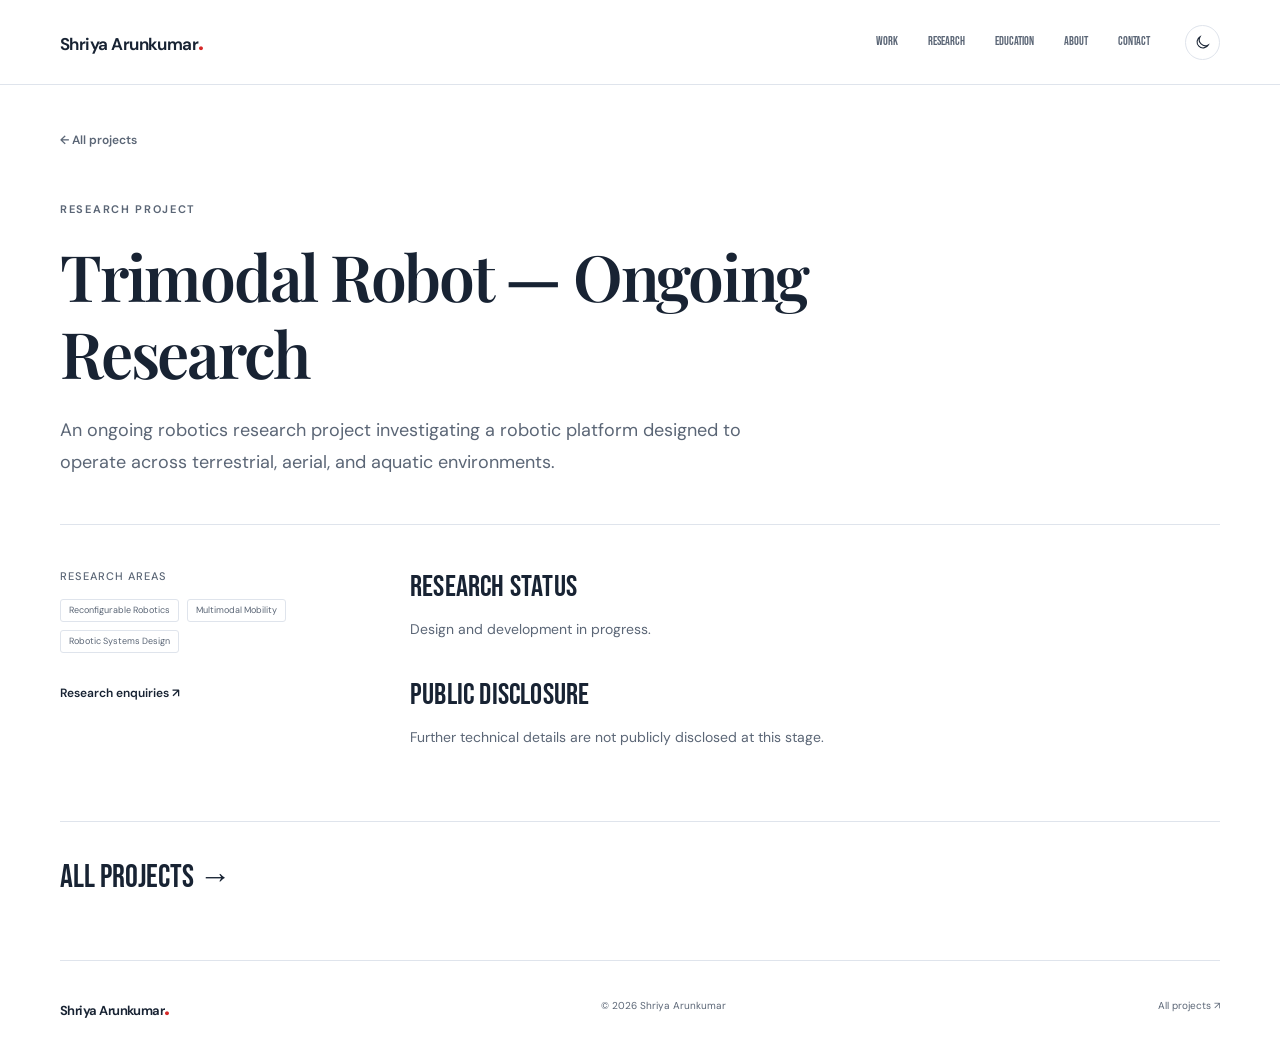
<file: projects/trimodal-robot.html>
<!DOCTYPE html>
<html lang="en" data-theme="light">
<head>
  <meta charset="UTF-8">
  <meta name="viewport" content="width=device-width, initial-scale=1">
  <meta name="description" content="An ongoing robotics research project investigating a robotic platform designed to operate across terrestrial, aerial, and aquatic environments.">
  <meta name="theme-color" content="#ffffff">
  <title>Trimodal Robot — Ongoing Research | Shriya Arunkumar</title>
  <script>try{const t=localStorage.getItem('portfolio-theme');document.documentElement.dataset.theme=t||(matchMedia('(prefers-color-scheme: dark)').matches?'dark':'light')}catch{}</script>
  <link rel="preconnect" href="https://fonts.googleapis.com">
  <link rel="preconnect" href="https://fonts.gstatic.com" crossorigin>
  <link href="https://fonts.googleapis.com/css2?family=Bebas+Neue&amp;family=DM+Sans:ital,wght@0,300;0,400;0,500;1,300&amp;family=Playfair+Display:ital,wght@0,600;0,700;1,600;1,700&amp;display=swap" rel="stylesheet">
  <link rel="stylesheet" href="../styles.css?v=20261109-2">
  <script src="../script.js" defer></script>
</head>
<body>
  <a class="skip-link" href="#main">Skip to content</a>
  <header class="header">
    <div class="container nav">
      <a class="wordmark" href="../index.html#home" aria-label="Shriya Arunkumar, home">Shriya Arunkumar<span class="brand-dot">.</span></a>
      <nav aria-label="Main navigation" id="navigation">
        <a href="../index.html#work" aria-current="page">Work</a><a href="../index.html#research">Research</a><a href="../index.html#education">Education</a><a href="../index.html#about">About</a><a href="../index.html#contact">Contact</a>
      </nav>
      <div class="nav-actions">
        <button class="theme-toggle" type="button" aria-label="Switch to dark mode" title="Switch color theme"><svg class="moon" viewBox="0 0 24 24" aria-hidden="true"><path d="M20.2 15.4A8.5 8.5 0 0 1 8.6 3.8a8.5 8.5 0 1 0 11.6 11.6Z"/></svg><svg class="sun" viewBox="0 0 24 24" aria-hidden="true"><circle cx="12" cy="12" r="4"/><path d="M12 2v2m0 16v2M2 12h2m16 0h2M5 5l1.5 1.5m11 11L19 19M5 19l1.5-1.5m11-11L19 5"/></svg></button>
        <button class="menu-toggle" type="button" aria-expanded="false" aria-controls="navigation">Menu <span aria-hidden="true">☰</span></button>
      </div>
    </div>
  </header>
  <main id="main" class="container project-page"><a class="text-link back-link" href="../index.html#work">← All projects</a><header class="project-intro"><p class="eyebrow">Research project</p><h1 class="editorial-title">Trimodal Robot — Ongoing Research</h1><p class="project-lead">An ongoing robotics research project investigating a robotic platform designed to operate across terrestrial, aerial, and aquatic environments.</p></header><div class="project-story-layout"><aside class="project-facts"><h2>Research areas</h2><div class="tags"><span>Reconfigurable Robotics</span><span>Multimodal Mobility</span><span>Robotic Systems Design</span></div><a class="text-link" href="mailto:arunkumarshriya@gmail.com?subject=Trimodal%20Robot%20Research">Research enquiries ↗</a></aside><div class="project-story"><section class="story-section"><h2>Research status</h2><p>Design and development in progress.</p></section><section class="story-section"><h2>Public disclosure</h2><p>Further technical details are not publicly disclosed at this stage.</p></section></div></div><nav class="project-next" aria-label="Project navigation"><a href="../index.html#work">All projects →</a></nav></main>
  <footer class="container footer"><a class="wordmark" href="../index.html">Shriya Arunkumar<span class="brand-dot">.</span></a><span>© <span id="year">2026</span> Shriya Arunkumar</span><a href="../index.html#work">All projects <span aria-hidden="true">↗</span></a></footer>
</body>
</html>
</file>
<file: styles.css>
:root {
  color-scheme:light;
  --bg:#ffffff;
  --surface:#fff;
  --soft:#f5f5f6;
  --ink:#182333;
  --muted:#5b6676;
  --line:#dfe4ec;
  --blue:#1b4fd8;
  --blue-soft:#f7f8fa;
  --red:#d62828;
  --art:#f0f4fa;
  --shadow:0 15px 45px #162d5410;
  --font-display:'Bebas Neue',sans-serif;
  --font-body:'DM Sans',sans-serif;
  --font-italic:'Playfair Display',serif;
  font-family:var(--font-body);
  font-synthesis:none
}
* {
  box-sizing:border-box
}
html {
  scroll-padding-top:90px
}
body {
  margin:0;
  background:var(--bg);
  color:var(--ink);
  font-size:15px;
  line-height:1.65
}
a {
  color:inherit;
  text-decoration:none
}
button {
  font:inherit;
  cursor:pointer
}
button,a {
  -webkit-tap-highlight-color:transparent
}
button:focus-visible,a:focus-visible {
  outline:3px solid var(--blue);
  outline-offset:5px
}
img,svg {
  display:block;
  max-width:100%
}
button {
  color:inherit
}
::selection {
  background:#2455b82e
}
h1,h2,h3,p,figure {
  margin:0
}
h1,h2,h3 {
  line-height:1.15;
  font-weight:400;
  font-family:var(--font-display);
}
h2 {
  font-size:clamp(30px,3.4vw,43px);
  letter-spacing:.3px
}
h3 {
  font-size:21px;
  letter-spacing:.25px
}
.container {
  width:min(1160px,calc(100% - 100px));
  margin-inline:auto
}
.section {
  padding-block:100px
}
.eyebrow {
  font-size:11px;
  text-transform:uppercase;
  letter-spacing:1.7px;
  font-weight:650;
  display:flex;
  align-items:center;
  gap:12px;
  line-height:1.7
}
.red-mark {
  width:6px;
  height:6px;
  background:var(--red);
  display:inline-block
}
.mono {
  font-family:ui-monospace,SFMono-Regular,Consolas,monospace;
  font-size:10px;
  letter-spacing:.6px
}
.skip-link {
  position:fixed;
  top:10px;
  left:10px;
  padding:12px;
  background:var(--surface);
  z-index:100;
  transform:translateY(-150%)
}
.skip-link:focus {
  transform:none
}
.header {
  border-bottom:1px solid var(--line);
  background:var(--bg);
  position:sticky;
  top:0;
  z-index:20
}
.nav {
  display:flex;
  align-items:center;
  justify-content:space-between;
  min-height:84px;
  gap:35px
}
.wordmark {
  font-size:17px;
  font-weight:650;
  letter-spacing:-.55px;
  white-space:nowrap
}
.brand-dot {
  color:var(--red);
  font-size:25px
}
.nav nav {
  display:flex;
  gap:30px;
  margin-left:auto
}
.nav nav a {
  font-size:12px;
  color:var(--muted);
  font-weight:400;
  font-family:var(--font-display);
}
.nav nav a:hover,.nav nav a[aria-current="location"] {
  color:var(--blue)
}
.nav-actions {
  display:flex;
  gap:15px;
  align-items:center
}
.theme-toggle {
  display:grid;
  place-items:center;
  width:35px;
  height:35px;
  border:1px solid var(--line);
  background:var(--surface);
  border-radius:50%
}
.theme-toggle svg {
  width:17px;
  height:17px;
  stroke:currentColor;
  stroke-width:1.5;
  fill:none
}
.theme-toggle .sun {
  display:none
}
.menu-toggle {
  display:none
}
.hero {
  padding-block:90px 80px;
  display:grid;
  grid-template-columns:minmax(0,1fr);
  gap:90px;
  align-items:center
}
.hero .eyebrow {
  color:var(--muted);
  margin-bottom:25px
}
.hero h1 {
  font-size:clamp(56px,7.8vw,100px);
  letter-spacing:.25px;
  line-height:1.06
}
.hero h1 span {
  color:var(--blue)
}
.hero-description {
  font-size:16px;
  color:var(--muted);
  max-width:640px;
  margin-top:26px;
  line-height:1.85
}
.hero-actions {
  display:flex;
  align-items:center;
  gap:27px;
  margin-top:30px
}
.button {
  font-size:12px;
  font-weight:600;
  padding:13px 21px;
  display:inline-flex;
  align-items:center;
  gap:28px;
  border-radius:3px
}
.button-primary {
  background:var(--blue);
  color:#fff
}
.button-primary:hover {
  background:#19469f
}
.text-link {
  font-size:12px;
  font-weight:600;
  display:inline-flex;
  align-items:center;
  gap:15px
}
.text-link:hover {
  color:var(--blue)
}
.hero-focus {
  display:flex;
  flex-direction:column;
  border-left:2px solid var(--red);
  padding-left:15px;
  margin-top:41px;
  font-size:11px;
  gap:3px
}
.focus-label {
  text-transform:uppercase;
  letter-spacing:1.3px;
  font-size:9px;
  color:var(--muted)
}
.discipline-strip {
  border-block:1px solid var(--line);
  background:var(--surface)
}
.discipline-strip .container {
  display:flex;
  align-items:center;
  gap:22px;
  flex-wrap:wrap;
  padding-block:15px;
  min-height:66px;
  font-size:11px;
  color:var(--muted)
}
.strip-plus {
  color:var(--red);
  font-size:14px
}
.discipline-strip a {
  margin-left:auto;
  color:var(--blue);
  font-weight:600
}
.discipline-strip a span {
  margin-left:15px
}
.section-heading {
  display:flex;
  justify-content:space-between;
  gap:35px;
  align-items:flex-end;
  margin-bottom:38px
}
.section-heading .eyebrow {
  margin-bottom:18px;
  color:var(--muted)
}
.section-index {
  color:var(--red)
}
.section-heading>p {
  font-size:12px;
  line-height:1.8;
  color:var(--muted);
  padding-bottom:4px
}
.work-toolbar {
  display:flex;
  align-items:center;
  justify-content:space-between;
  border-bottom:1px solid var(--line);
  margin-bottom:35px
}
.filters {
  display:flex;
  gap:25px
}
.filter {
  padding:12px 0;
  border:0;
  border-bottom:2px solid transparent;
  background:transparent;
  font-size:11px;
  color:var(--muted);
  margin-bottom:-1px
}
.filter.active {
  color:var(--blue);
  border-color:var(--blue);
  font-weight:600
}
.filter span {
  font-size:9px;
  margin-left:6px;
  color:var(--muted)
}
#filter-status {
  color:var(--muted)
}
.project-grid {
  display:grid;
  grid-template-columns:repeat(2,minmax(0,1fr));
  gap:48px 32px
}
.project[hidden] {
  display:none
}
.project-meta {
  display:flex;
  justify-content:space-between;
  font-size:9px;
  letter-spacing:.8px;
  text-transform:uppercase;
  color:var(--muted);
  margin:20px 0 9px
}
.project h3 a {
  display:flex;
  align-items:center;
  justify-content:space-between;
  gap:10px
}
.project h3 a>span {
  font-size:18px;
  color:var(--muted)
}
.project h3 a:hover {
  color:var(--blue)
}
.project>p {
  font-size:12px;
  line-height:1.8;
  color:var(--muted);
  margin-top:11px;
  max-width:490px
}
.tags {
  display:flex;
  gap:8px;
  flex-wrap:wrap;
  margin-top:17px
}
.tags span {
  font-size:9px;
  color:var(--muted);
  border:1px solid var(--line);
  padding:3px 8px;
  border-radius:3px
}
.research-section {
  background:var(--surface);
  border-block:1px solid var(--line)
}
.research-layout {
  display:grid;
  grid-template-columns:1fr 1.15fr;
  gap:100px;
  padding-top:10px
}
.research-symbol {
  font-size:43px;
  color:var(--blue);
  font-weight:300;
  line-height:1;
  display:block;
  margin-bottom:24px
}
.research-statement>p:first-of-type {
  font-size:24px;
  line-height:1.45;
  letter-spacing:-.6px;
  max-width:350px
}
.research-note {
  font-size:12px;
  line-height:1.9;
  color:var(--muted);
  margin-top:20px
}
.research-statement .text-link {
  margin-top:24px;
  color:var(--blue)
}
.research-topics article {
  display:flex;
  gap:25px;
  padding:25px 0;
  border-bottom:1px solid var(--line)
}
.research-topics article:first-child {
  padding-top:0
}
.research-topics .mono {
  color:var(--red);
  padding-top:5px
}
.research-topics h3 {
  font-size:17px;
  letter-spacing:-.3px;
  margin-bottom:10px
}
.research-topics p {
  font-size:12px;
  line-height:1.85;
  color:var(--muted)
}
.competition {
  display:grid;
  grid-template-columns:70px 1fr 1.4fr 90px;
  gap:25px;
  align-items:center;
  padding:27px 0;
  border-top:1px solid var(--line)
}
.competition:last-child {
  border-bottom:1px solid var(--line)
}
.place {
  font-size:30px;
  color:var(--blue);
  letter-spacing:-1.3px;
  font-weight:400
}
.place>span {
  font-size:10px;
  letter-spacing:0;
  margin-left:3px
}
.competition h3 {
  font-size:16px;
  margin-bottom:5px
}
.competition p {
  font-size:11px;
  color:var(--muted)
}
.competition-description {
  line-height:1.85
}
.competition-field {
  text-align:right;
  font-size:9px;
  color:var(--muted)
}
.about-section {
  border-block:1px solid var(--line);
  background:var(--surface)
}
.about-layout {
  display:grid;
  grid-template-columns:1fr 1fr;
  gap:100px
}
.about-layout .eyebrow {
  color:var(--muted);
  margin-bottom:25px
}
.about-layout h2 {
  font-size:37px;
  line-height:1.22
}
.about-layout h2>span {
  color:var(--blue)
}
.about-copy p {
  font-size:13px;
  color:var(--muted);
  line-height:1.9;
  margin-bottom:17px
}
.about-copy p:first-child {
  color:var(--ink);
  font-size:16px
}
.about-links {
  display:flex;
  gap:30px;
  margin-top:25px
}
.contact-section {
  padding-block:85px
}
.contact-section .eyebrow {
  color:var(--muted);
  margin-bottom:25px
}
.contact-layout {
  display:flex;
  gap:40px;
  align-items:center;
  justify-content:space-between
}
.contact-layout h2 {
  font-size:45px
}
.contact-layout p {
  font-size:12px;
  line-height:1.9;
  color:var(--muted)
}
.contact-email {
  display:inline-flex;
  align-items:center;
  gap:20px;
  color:var(--blue);
  font-size:16px;
  border-bottom:1px solid var(--blue);
  padding-bottom:8px;
  margin-top:19px
}
.footer {
  padding-block:25px;
  border-top:1px solid var(--line);
  display:flex;
  align-items:center;
  justify-content:space-between;
  gap:25px
}
.footer>.wordmark {
  font-size:13px
}
.footer>span,.footer>a:last-child {
  font-size:10px;
  color:var(--muted)
}
[data-theme=dark] {
  color-scheme:dark;
  --bg:#0c0c0c;
  --surface:#1a1a1a;
  --soft:#141414;
  --ink:#f0ede6;
  --muted:#999999;
  --line:#2a2a2a;
  --blue:#1b4fd8;
  --blue-soft:#141414;
  --red:#d62828;
  --art:#141414;
  --shadow:0 15px 45px rgba(0,0,0,.4);
}
[data-theme=dark] .button-primary {
  background:#1b4fd8;
  color:#fff;
}
[data-theme=dark] .theme-toggle .moon { display:none; }
[data-theme=dark] .theme-toggle .sun { display:block; }
@media(min-width:1500px) {
  .hero {
    padding-block:110px
  }
  .hero h1 {
    font-size:100px
  }
}
@media(max-width:1050px) {
  .container {
    width:calc(100% - 64px)
  }
  .hero {
    gap:40px
  }
  .hero h1 {
    font-size:54px;
    letter-spacing:.2px
  }
  .hero .eyebrow {
    font-size:9px
  }
  .hero-actions {
    gap:20px
  }
  .research-layout,.about-layout {
    gap:55px
  }
  .competition {
    grid-template-columns:55px 1fr 1.3fr;
    gap:20px
  }
  .competition-field {
    display:none
  }
  .contact-layout h2 {
    font-size:38px
  }
}
@media(max-width:760px) {
  .container {
    width:calc(100% - 40px)
  }
  .section {
    padding-block:65px
  }
  .nav {
    min-height:70px;
    gap:15px
  }
  .wordmark {
    font-size:15px
  }
  .menu-toggle {
    display:flex;
    align-items:center;
    gap:9px;
    font-size:11px;
    background:none;
    border:0;
    padding:5px
  }
  .nav-actions {
    gap:12px
  }
  .nav nav {
    display:none;
    position:absolute;
    top:70px;
    left:0;
    right:0;
    padding:20px;
    background:var(--surface);
    border-bottom:1px solid var(--line);
    margin:0;
    gap:25px
  }
  .nav nav.open {
    display:flex;
    justify-content:center
  }
  .hero {
    padding-block:55px;
    grid-template-columns:1fr;
    gap:40px
  }
  .hero h1 {
    font-size:clamp(42px,8.3vw,61px);
    letter-spacing:.2px
  }
  .hero-description {
    max-width:530px;
    font-size:15px
  }
  .hero-actions {
    flex-wrap:wrap
  }
  .hero-focus {
    margin-top:30px
  }
  .discipline-strip .container {
    gap:12px;
    min-height:60px;
    flex-wrap:wrap;
    padding-block:15px;
    font-size:9px
  }
  .discipline-strip a {
    margin-left:0;
    width:100%;
    padding-top:5px
  }
  .section-heading {
    flex-direction:column;
    align-items:start;
    gap:18px;
    margin-bottom:28px
  }
  .section-heading .eyebrow {
    margin-bottom:14px
  }
  .section-heading>p br {
    display:none
  }
  .project-grid {
    gap:38px 20px
  }
  .project h3 {
    font-size:18px
  }
  .project>p {
    font-size:11px
  }
  .tags span {
    font-size:8px
  }
  .research-layout,.about-layout {
    grid-template-columns:1fr;
    gap:35px
  }
  .research-statement>p:first-of-type {
    max-width:100%;
    font-size:24px
  }
  .research-symbol {
    display:none
  }
  .research-topics article {
    gap:22px
  }
  .competition {
    grid-template-columns:45px 1fr;
    gap:8px 15px;
    padding-block:22px
  }
  .competition-description {
    grid-column:2
  }
  .competition h3 {
    font-size:15px
  }
  .place {
    font-size:27px;
    grid-row:span 2;
    align-self:start
  }
  .about-layout h2 {
    font-size:33px
  }
  .contact-section {
    padding-block:60px
  }
  .contact-layout {
    display:block
  }
  .contact-layout h2 {
    font-size:37px;
    margin-bottom:25px
  }
  .footer {
    flex-wrap:wrap;
    gap:15px
  }
  .footer>.wordmark {
    width:100%
  }
  .footer>a:last-child {
    margin-left:auto
  }
}
@media(max-width:500px) {
  .project-grid {
    grid-template-columns:1fr
  }
  .project h3 {
    font-size:20px
  }
  .project>p {
    font-size:12px
  }
  .filters {
    gap:17px
  }
  .filter {
    font-size:10px
  }
  #filter-status {
    font-size:8px
  }
  .hero .eyebrow {
    font-size:8px;
    letter-spacing:1.25px
  }
  .hero-actions .text-link {
    font-size:11px
  }
  .contact-email {
    font-size:14px;
    gap:12px
  }
  h2 {
    letter-spacing:.2px
  }
}
@media(prefers-reduced-motion:no-preference) {
  a,button {
    transition:color .15s ease,background-color .15s ease,border-color .15s ease
  }
}
@media print {
  .header,.filters,.nav-actions,.hero-actions,.discipline-strip,.footer>a:last-child {
    display:none
  }
  body {
    background:white;
    color:black
  }
  .container {
    width:100%
  }
  .section {
    padding-block:25px
  }
  .hero {
    padding-block:20px
  }
  .project {
    break-inside:avoid
  }
  .research-layout {
    gap:30px
  }
}

/* Neutral thumbnail slots are replaced with supplied YouTube thumbnails. */
.project-thumbnail {
  aspect-ratio:16 / 9;
  background:var(--soft);
  border:1px solid var(--line);
  border-radius:3px;
}
.project-thumbnail img {
  width:100%;
  height:100%;
  aspect-ratio:16 / 9;
  object-fit:cover;
  border-radius:2px;
}

.hero-copy { max-width:1040px; }
.project h3 { font-size:27px; }
.section-heading h2 { font-size:clamp(36px,4vw,52px); }
.contact-layout h2 { font-size:52px; }
@media(max-width:760px) {
  .hero h1 { font-size:clamp(49px,8.8vw,70px); }
  .contact-layout h2 { font-size:43px; }
}

.research-contact .text-link {
  font-size:inherit;
  color:var(--blue);
  gap:5px;
}

/* Dedicated project pages keep the portfolio's type, spacing and themes. */
a.project-thumbnail { display:block; }
a.project-thumbnail:hover { border-color:var(--blue); }
.project-page { padding-top:42px; }
.back-link { color:var(--muted); }
.project-intro { padding-block:48px 45px; max-width:900px; }
.project-intro .eyebrow { color:var(--muted); margin-bottom:20px; }
.project-intro h1 { font-size:clamp(46px,6vw,78px); letter-spacing:.3px; }
.project-lead { max-width:720px; margin-top:22px; font-size:18px; color:var(--muted); line-height:1.8; }
.project-story-layout { display:grid; grid-template-columns:270px minmax(0,1fr); gap:80px; padding-block:45px 70px; border-top:1px solid var(--line); }
.project-facts h2 { font-family:var(--font-body); font-size:11px; font-weight:500; text-transform:uppercase; letter-spacing:1px; color:var(--muted); }
.project-facts .tags { margin-bottom:27px; }
.project-facts .button { font-size:11px; padding:12px 16px; gap:15px; }
.story-section + .story-section { margin-top:35px; }
.story-section h2 { font-size:30px; letter-spacing:.2px; margin-bottom:12px; }
.story-section p { font-size:14px; color:var(--muted); line-height:1.9; max-width:690px; }
.project-next { border-top:1px solid var(--line); padding-block:30px 55px; }
.project-next .eyebrow { color:var(--muted); font-size:9px; margin-bottom:15px; }
.project-next>a { font-family:var(--font-display); font-size:32px; display:flex; justify-content:space-between; align-items:center; gap:20px; }
.project-next>a:hover { color:var(--blue); }
.project-next>a>span { font-family:var(--font-body); font-size:24px; }
@media(max-width:760px) {
  .project-page { padding-top:28px; }
  .project-intro { padding-block:35px; }
  .project-lead { font-size:16px; }
  .project-story-layout { grid-template-columns:minmax(0,1fr); gap:40px; padding-block:30px 50px; }
  .project-facts .tags { margin-bottom:20px; }
  .project-next>a { font-size:27px; }
}

/* Serif accents on key headings; body and supporting titles retain their fonts. */
.editorial-title {
  font-family:'Playfair Display',Georgia,'Times New Roman',serif;
  font-weight:600;
  letter-spacing:-.035em;
  line-height:1.2;
}
.heading-accent,
.hero .editorial-title>span {
  font-family:'Playfair Display',Georgia,'Times New Roman',serif;
  font-style:italic;
  font-weight:600;
  color:var(--blue);
}
.hero h1.editorial-title {
  font-size:clamp(42px,5.6vw,74px);
  letter-spacing:-.04em;
  line-height:1.15;
}
.section-heading h2.editorial-title,
.about-layout h2.editorial-title {
  font-size:clamp(31px,3.3vw,43px);
}
.contact-layout h2.editorial-title {
  font-size:clamp(34px,4vw,48px);
}
.project-intro h1.editorial-title {
  font-size:clamp(40px,5vw,64px);
  letter-spacing:-.035em;
}
@media(max-width:500px) {
  .hero h1.editorial-title { font-size:clamp(36px,9.2vw,46px); }
}

/* Robotic arm roadmap: planned capabilities and dated milestones. */
.roadmap-status { font-size:11px; color:var(--muted); display:flex; align-items:center; gap:8px; margin-bottom:20px; }
.story-section .roadmap-note { margin-top:20px; border-left:2px solid var(--red); padding-left:16px; font-size:12px; }
.version-progression { list-style:none; padding:0; margin:22px 0 0; }
.version-progression li { display:flex; gap:20px; padding:18px 0; border-bottom:1px solid var(--line); }
.version-progression .mono { color:var(--blue); padding-top:4px; }
.version-progression h3 { font-family:var(--font-body); font-size:15px; font-weight:500; margin-bottom:5px; }
.version-progression p { font-size:12px; }
.arm-roadmap { border-top:1px solid var(--line); padding-block:50px; }
.arm-roadmap .section-heading { margin-bottom:20px; }
.table-hint { color:var(--muted); font-size:12px; margin-bottom:20px; max-width:730px; }
.roadmap-table-scroll { overflow-x:auto; border:1px solid var(--line); border-radius:3px; }
.roadmap-table-scroll:focus-visible { outline:3px solid var(--blue); outline-offset:4px; }
.roadmap-table { width:100%; min-width:780px; border-collapse:collapse; table-layout:fixed; }
.roadmap-table caption { text-align:left; padding:15px 20px; font-size:12px; color:var(--muted); background:var(--surface); border-bottom:1px solid var(--line); }
.roadmap-table th,.roadmap-table td { text-align:left; vertical-align:top; padding:20px; border-bottom:1px solid var(--line); font-size:12px; line-height:1.8; }
.roadmap-table thead th { background:var(--soft); font-size:10px; text-transform:uppercase; letter-spacing:.7px; font-weight:500; }
.roadmap-table th:first-child { width:18%; }
.roadmap-table td { color:var(--muted); }
.roadmap-table tbody th { font-weight:500; }
.roadmap-table tbody tr:last-child>* { border-bottom:0; }
.version-label { display:block; color:var(--blue); font-family:ui-monospace,monospace; font-size:11px; margin-bottom:5px; }
.arm-timeline { padding-block:20px 60px; }
.arm-timeline>.eyebrow { color:var(--muted); margin-bottom:18px; }
.arm-timeline>h2 { font-size:clamp(32px,3.3vw,43px); }
.development-timeline { list-style:none; margin:30px 0 0; padding:0; }
.development-timeline li { display:grid; grid-template-columns:220px 1fr; gap:30px; padding:20px 0; border-bottom:1px solid var(--line); }
.development-timeline time { color:var(--blue); font-size:12px; font-weight:500; }
.development-timeline p { color:var(--muted); font-size:13px; }
@media(max-width:760px) {
  .arm-roadmap { padding-block:35px; }
  .development-timeline li { grid-template-columns:1fr; gap:5px; }
}

.version-progression h3 { display:flex; align-items:center; flex-wrap:wrap; gap:10px; }
.research-badge {
  display:inline-block;
  padding:3px 9px;
  border:1px solid var(--blue);
  border-radius:3px;
  color:var(--blue);
  background:var(--blue-soft);
  font-family:var(--font-body);
  font-size:10px;
  font-weight:500;
  line-height:1.6;
  letter-spacing:0;
}

.button-work,
[data-theme=dark] .button-work {
  background:var(--red);
  color:#fff;
}
.button-work:hover,
[data-theme=dark] .button-work:hover {
  background:#b52020;
}

.startup-section { border-top:1px solid var(--line); }
.startup-layout { display:grid; grid-template-columns:1fr 1fr; gap:100px; }
.startup-layout .eyebrow { color:var(--muted); margin-bottom:25px; }
.startup-layout h2 { font-size:clamp(31px,3.3vw,43px); }
.residency-story { border-left:2px solid var(--red); padding-left:25px; }
.residency-name { color:var(--blue); font-size:12px; font-weight:500; margin-bottom:12px; }
.residency-story h3 { font-family:var(--font-body); font-size:19px; line-height:1.5; font-weight:500; margin-bottom:18px; }
.residency-story>p:not(.residency-name) { font-size:14px; line-height:1.9; }
.residency-story .residency-reflection { color:var(--muted); margin-top:15px; }
.contact-socials { margin-top:20px; color:var(--blue); }
@media(max-width:1050px) { .startup-layout { gap:55px; } }
@media(max-width:760px) {
  .startup-layout { grid-template-columns:1fr; gap:30px; }
  .nav nav.open { flex-wrap:wrap; }
}

.skills-section { padding-bottom:35px; }
.skills-grid { display:grid; grid-template-columns:repeat(2,minmax(0,1fr)); gap:0 40px; }
.skill-group { padding:25px 0; border-top:1px solid var(--line); }
.skill-group h3 { font-family:var(--font-body); font-size:16px; font-weight:500; letter-spacing:0; }
.skill-group .tags { gap:9px; margin-top:16px; }
.skill-group .tags span { font-size:11px; padding:5px 10px; }
@media(max-width:760px) {
  .skills-grid { grid-template-columns:1fr; }
  .skills-section { padding-bottom:15px; }
}

.arm-thumbnail { background:#d1ced1; }
.arm-thumbnail img { object-fit:contain; }
.project-cover { margin:0 0 40px; border:1px solid var(--line); border-radius:3px; overflow:hidden; background:#d1ced1; }
.project-cover img { width:100%; height:auto; }

.project-demo { margin-bottom:40px; }
.project-demo h2 { font-size:30px; margin-bottom:18px; }
.video-embed { width:100%; aspect-ratio:16 / 9; background:#0c0c0c; border:1px solid var(--line); border-radius:3px; overflow:hidden; }
.video-embed iframe { display:block; width:100%; height:100%; border:0; }
.project-demo>.text-link { margin-top:15px; color:var(--blue); }

/* Research content, using the existing editorial palette and typography. */
.project { min-width:0; }
.project-thumbnail.evidence-thumbnail { width:100%; min-height:0; }
.project-meta { gap:12px; }
.project-meta>span:first-child { min-width:0; overflow-wrap:anywhere; }
.thumbnail-label { overflow-wrap:anywhere; }
.experience-card+.experience-card { margin-top:36px; }
.hero-vision{max-width:640px;color:var(--muted);margin-top:18px}.hero-socials{margin-top:24px}.hero-actions{flex-wrap:wrap}.experience-card{display:grid;grid-template-columns:1fr 1.6fr;gap:48px;border-top:1px solid var(--line);padding-top:28px}.experience-card p+p,.experience-card .text-link{margin-top:18px}.status-label{font-size:12px;font-weight:500;color:var(--blue);margin-top:16px}.section-note{color:var(--muted);margin-top:26px}.academic-grades{display:flex;gap:48px;margin:24px 0}.academic-grades strong{font-size:28px;font-weight:500}.output-list{display:grid;grid-template-columns:1fr 1fr;gap:40px}.output-list article{border-top:1px solid var(--line);padding-top:24px}.output-list p{margin:16px 0}.skill-group p{margin-top:16px;color:var(--muted)}.thumbnail-label{display:flex;flex-direction:column;gap:20px;padding:30px;color:var(--ink)}.thumbnail-label strong{font-family:var(--font-display);font-size:clamp(25px,3vw,40px);font-weight:400;line-height:1.1}.evidence-thumbnail{background:var(--soft);min-height:230px}.thumbnail-label .mono,.thumbnail-label>span:last-child{font-size:12px;color:var(--muted)}.pipeline-figure{margin:25px 0 65px;padding:28px;background:var(--soft)}.pipeline{list-style:none;display:flex;flex-wrap:wrap;gap:14px;padding:0;margin:0}.pipeline li{flex:1;min-width:130px;padding:16px;border:1px solid var(--line);background:var(--bg);font-size:14px}.pipeline-figure figcaption{color:var(--muted);font-size:12px;margin-top:18px}.project-intro .status-label{margin-top:24px}@media(max-width:700px){.experience-card,.output-list{grid-template-columns:1fr;gap:24px}.academic-grades{gap:28px}.thumbnail-label{padding:24px}.pipeline-figure{padding:18px}.hero-socials{flex-wrap:wrap}}
</file>
